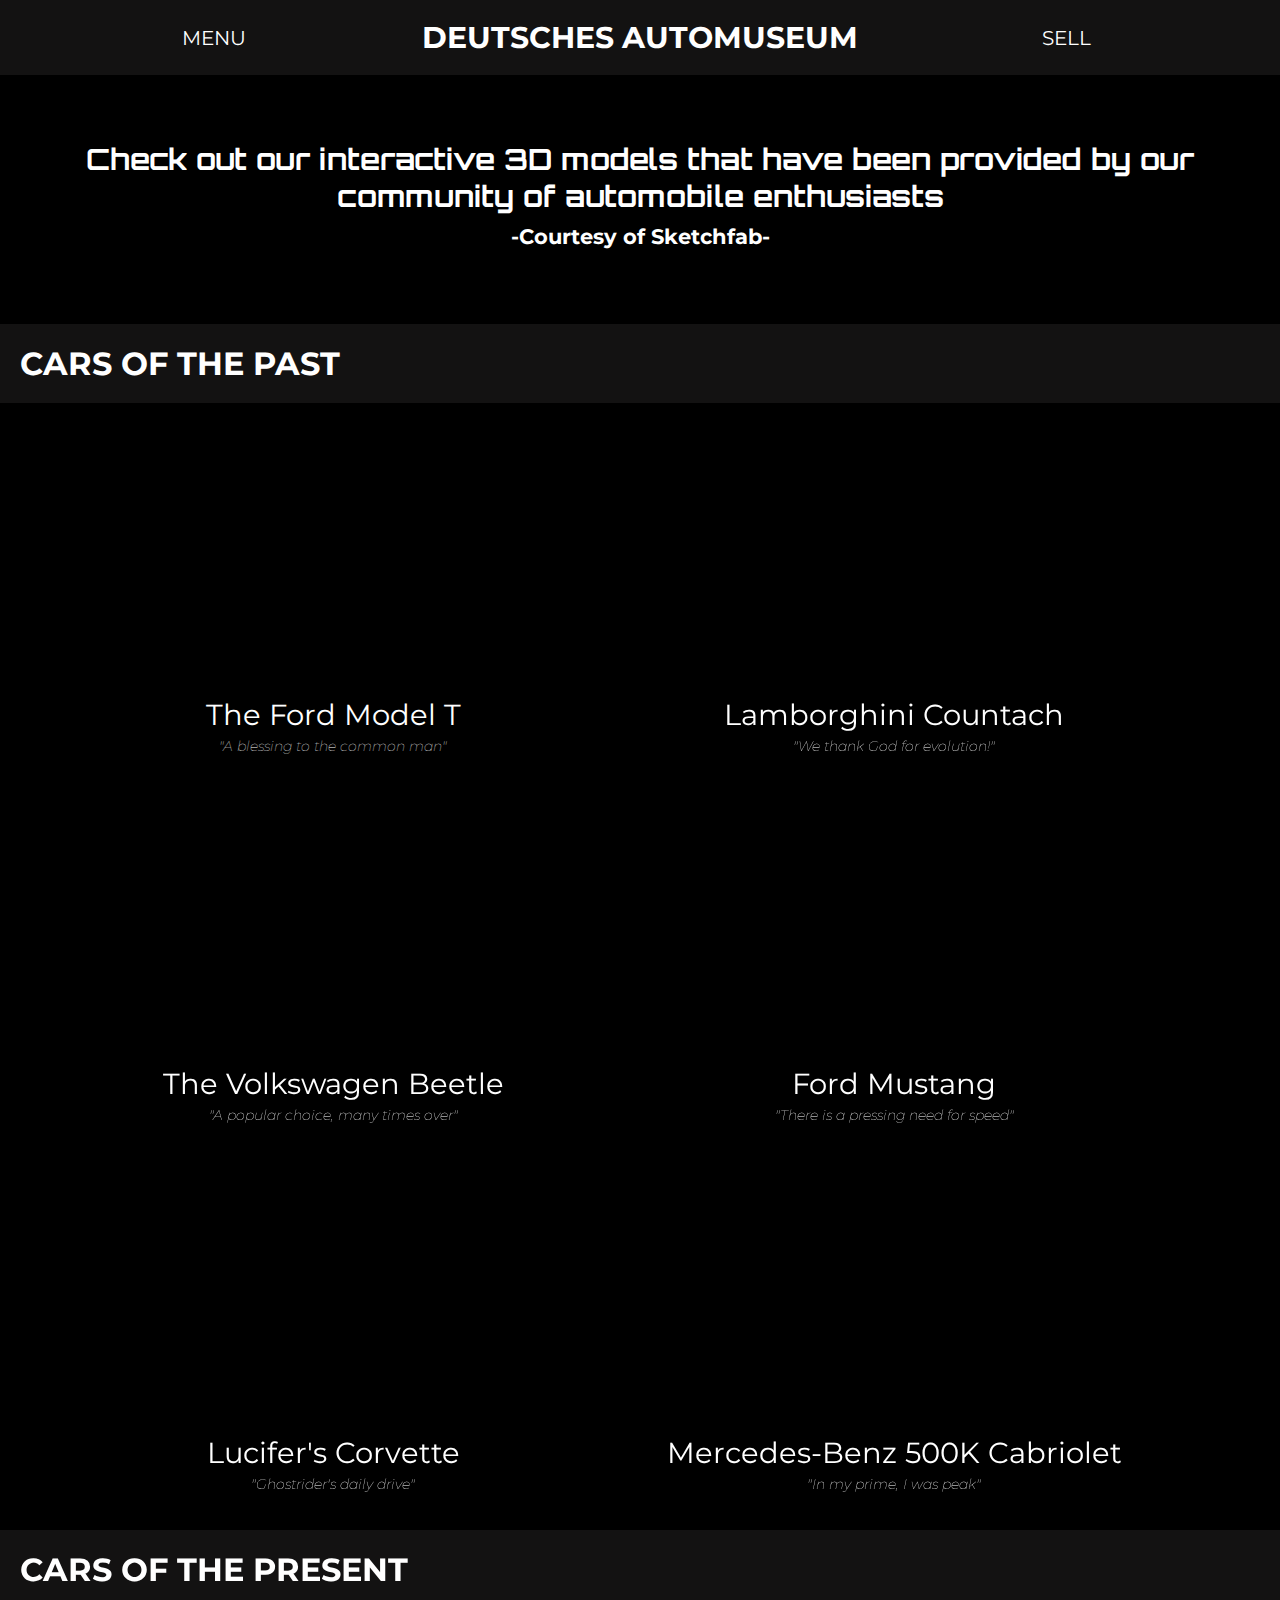
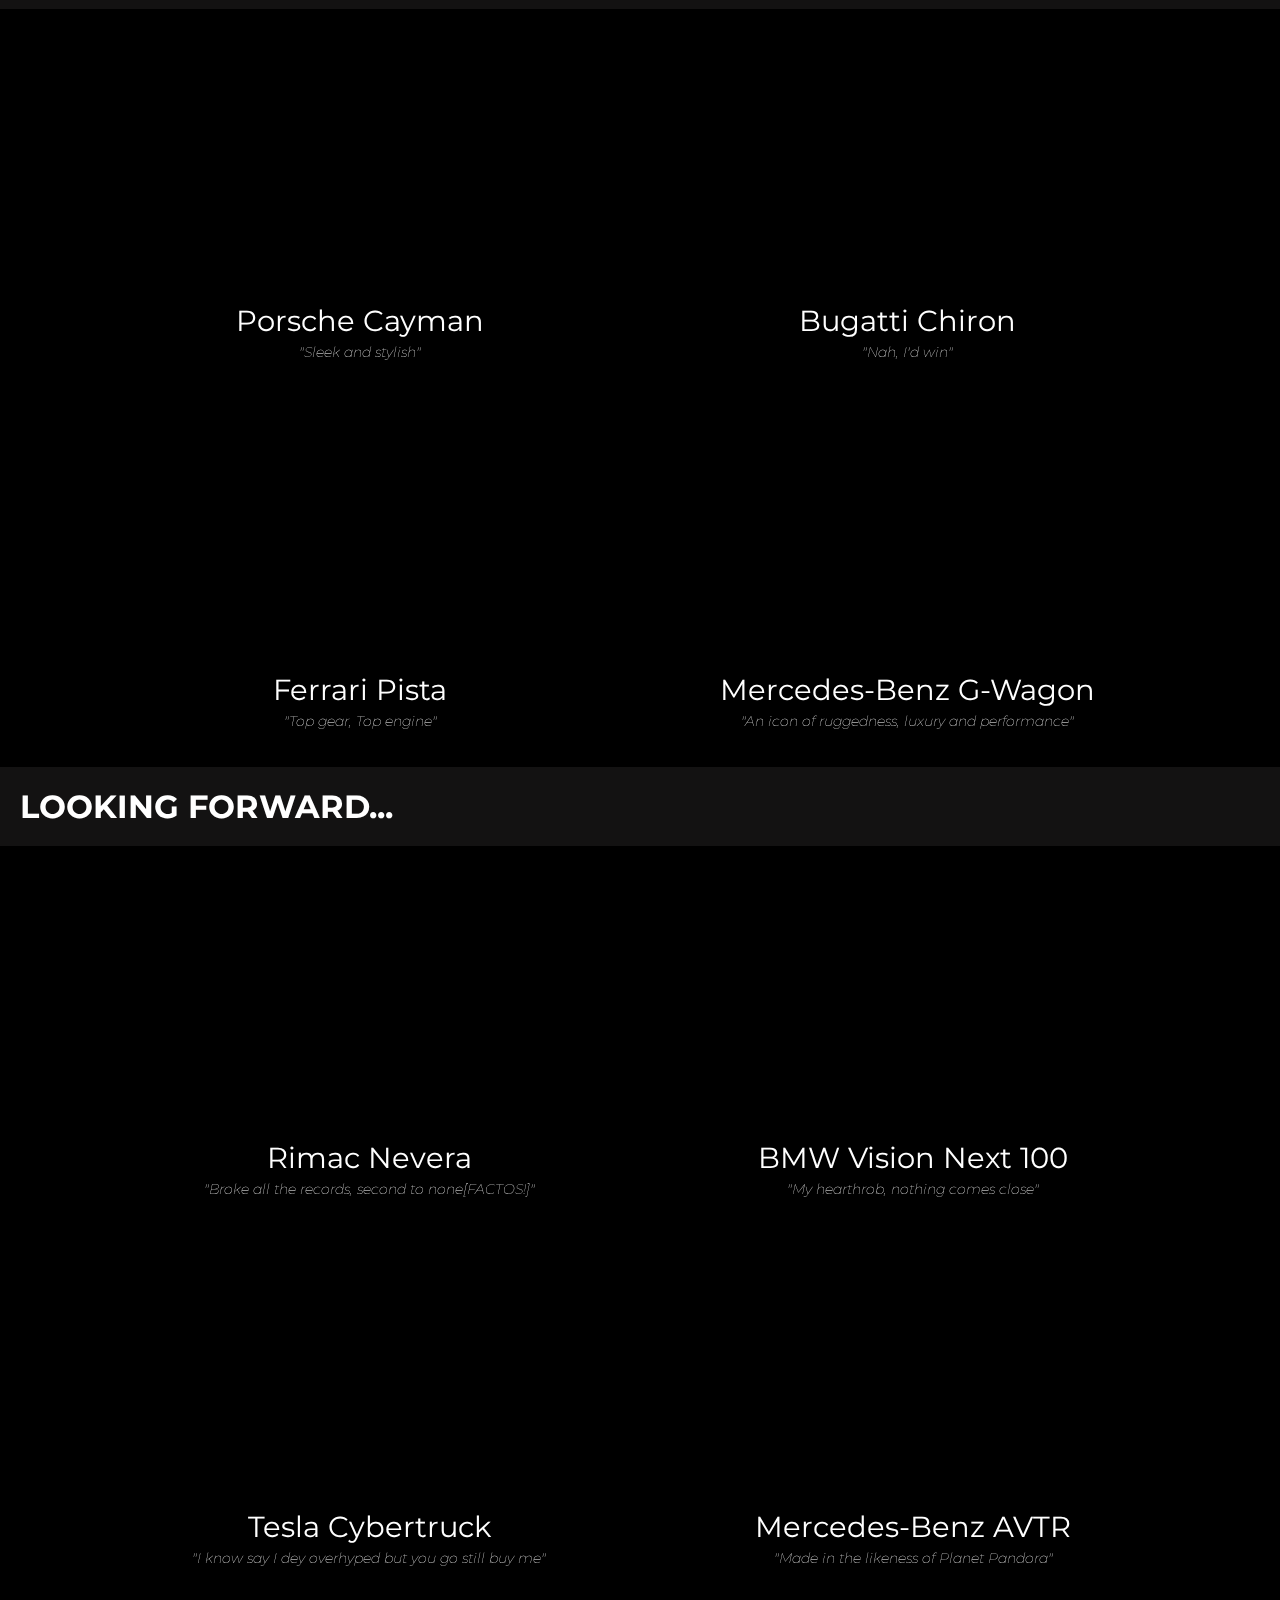
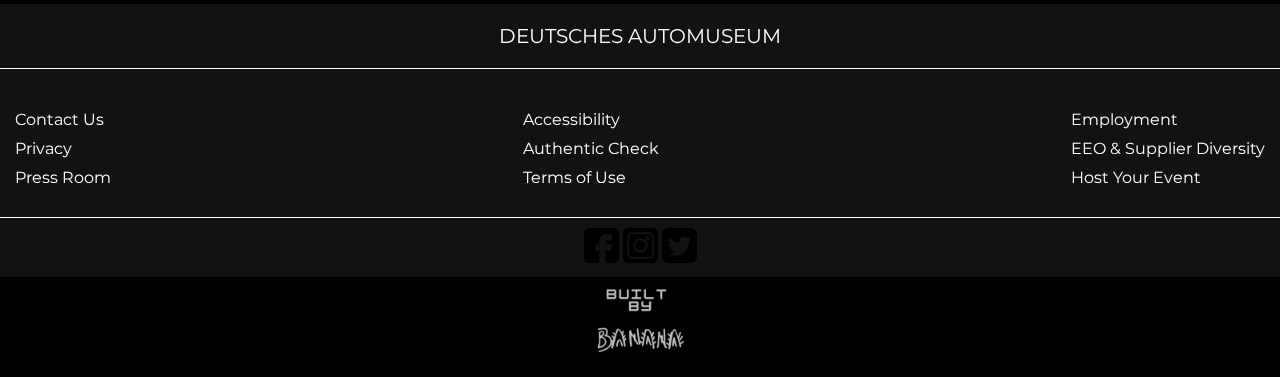
<file: car_awards.html>
<!DOCTYPE html>
<html lang="en">
<head>
    <meta charset="UTF-8">
    <meta http-equiv="X-UA-Compatible" content="IE=edge">
    <meta name="viewport" content="width=device-width, initial-scale=1.0">
    <title>Deutsches Automuseum | Global Car Awards</title>
    <link rel="stylesheet" href="awards.css">
    <link rel="icon" href="Screenshot (4231)r.png">
    <script src="index.js"></script>
</head>
<body>
<header>
    <!-- Menu -->
    <!-- Menu should have all the divs below and stuff like contact, home etc. -->
    <div class="fonts4" id = "menu0">
        MENU
    </div>
    <!-- DEUTSCHES AUTOMUSEUM -->
    <div class="font2">
        DEUTSCHES AUTOMUSEUM
    </div>
    <!-- sell-->
    <nav>
    <div class="font4">
        <a href="sell.html">SELL</a>
    </div>
    </nav>
</header>
    <main>
        <div id="menu_list">
            <ol>
                <a href="world_tour.html" style="text-decoration: none;"><li class="materials">WORLD TOUR</li></a>
                <a href="index.html" style="text-decoration: none;"><li class="materials">HOME</li></a>
                <a href="pioneers.html" style="text-decoration: none;"><li class="materials">PIONEERS</li></a>
            </ol>
        </div>
        <div class="text">
            <h3>Check out our interactive 3D models that have been provided by our community of automobile enthusiasts</h3>
            <h5>-Courtesy of Sketchfab-</h5>
        </div>
        <!--Award Label-->
        <div class="award_label">
            <h1>CARS OF THE PAST</h1>
        </div>
        <!--Awards-->
    <!--First tab-->
        <div class="awards">
            <div class="awards_sub">
                <div>
                    <div class="model">
                        <div class="sketchfab-embed-wrapper"> <iframe id="model" title="Ford Model T 1925" frameborder="0" allowfullscreen mozallowfullscreen="true" webkitallowfullscreen="true" allow="autoplay; fullscreen; xr-spatial-tracking" xr-spatial-tracking execution-while-out-of-viewport execution-while-not-rendered web-share src="https://sketchfab.com/models/c96b97ba24344dd8a0688c9ca756f21c/embed" fetchpriority="high"> </iframe></div>
                    </div>
                    <div class="caption">
                        The Ford Model T
                        <h6><i>"A blessing to the common man"</i></h6>
                    </div>
                </div>
                <div>
                    <div class="model">
                        <div class="sketchfab-embed-wrapper"> <iframe id="model" title="1968 Volkswagen Beetle (LP)" frameborder="0" allowfullscreen mozallowfullscreen="true" webkitallowfullscreen="true" allow="autoplay; fullscreen; xr-spatial-tracking" xr-spatial-tracking execution-while-out-of-viewport execution-while-not-rendered web-share src="https://sketchfab.com/models/f680ad7e98e445eaafed1a70f2c53911/embed" fetchpriority="high"> </iframe></div>
                    </div>
                    <div class="caption">
                        The Volkswagen Beetle
                        <h6><i>"A popular choice, many times over"</i></h6>
                    </div>
                </div>
                <div>
                    <div class="model">
                        <div class="sketchfab-embed-wrapper"> <iframe id="model" title="Lucifer's Corvette - 1960 Chevrolet Corvette C1" frameborder="0" allowfullscreen mozallowfullscreen="true" webkitallowfullscreen="true" allow="autoplay; fullscreen; xr-spatial-tracking" xr-spatial-tracking execution-while-out-of-viewport execution-while-not-rendered web-share src="https://sketchfab.com/models/507ee2e6d6a34a3db7bf8373c70fecff/embed" fetchpriority="high"> </iframe></div>
                    </div>
                    <div class="caption">
                        Lucifer's Corvette
                        <h6><i>"Ghostrider's daily drive"</i></h6>
                    </div>
                </div>
            </div>

<!--Second tab-->
            <div class="awards_sub">
                <div>
                    <div class="model">
                        <div class="sketchfab-embed-wrapper"> <iframe id="model" title="Lambo Countach" frameborder="0" allowfullscreen mozallowfullscreen="true" webkitallowfullscreen="true" allow="autoplay; fullscreen; xr-spatial-tracking" xr-spatial-tracking execution-while-out-of-viewport execution-while-not-rendered web-share src="https://sketchfab.com/models/596e353b8443426cae78c39f8237ba15/embed" fetchpriority="high"> </iframe></div>
                    </div>
                    <div class="caption">
                       Lamborghini Countach
                       <h6><i>"We thank God for evolution!"</i></h6>
                    </div>
                </div>

                 <div>
                    <div class="model">
                        <div class="sketchfab-embed-wrapper"> <iframe id="model" title="Ford Mustang Mach 1" frameborder="0" allowfullscreen mozallowfullscreen="true" webkitallowfullscreen="true" allow="autoplay; fullscreen; xr-spatial-tracking" xr-spatial-tracking execution-while-out-of-viewport execution-while-not-rendered web-share src="https://sketchfab.com/models/fd8d342bb5ad45a999c5908fa0311b58/embed"> </iframe></div>
                    </div>
                    <div class="caption">
                       Ford Mustang
                       <h6><i>"There is a pressing need for speed"</i></h6>
                    </div>
                </div>

                 <div>
                    <div class="model">
                        <div class="sketchfab-embed-wrapper"> <iframe id="model" title="Mercedes-Benz 500K Cabriolet A" frameborder="0" allowfullscreen mozallowfullscreen="true" webkitallowfullscreen="true" allow="autoplay; fullscreen; xr-spatial-tracking" xr-spatial-tracking execution-while-out-of-viewport execution-while-not-rendered web-share src="https://sketchfab.com/models/7cb49f81d96e4227ad9dd610e625ab67/embed"> </iframe></div>
                    </div>
                    <div class="caption">
                       Mercedes-Benz 500K Cabriolet
                       <h6><i>"In my prime, I was peak"</i></h6>
                    </div>
                </div>
            </div>
        </div>
        <!--Modern Cars-->
        <div class="award_label">
            <h1>CARS OF THE PRESENT</h1>
        </div>
        <!--Awards-->
    <!--First tab-->
        <div class="awards">
            <div class="awards_sub">
                <div>
                    <div class="model">
                        <div class="sketchfab-embed-wrapper"> <iframe id="model" title="Porsche 718 Cayman GT4" frameborder="0" allowfullscreen mozallowfullscreen="true" webkitallowfullscreen="true" allow="autoplay; fullscreen; xr-spatial-tracking" xr-spatial-tracking execution-while-out-of-viewport execution-while-not-rendered web-share src="https://sketchfab.com/models/ed3df4f78ebf49f0a1dd3cf850beba4e/embed"> </iframe></div>
                    </div>
                    <div class="caption">
                        Porsche Cayman
                        <h6><i>"Sleek and stylish"</i></h6>
                    </div>
                </div>
                <div>
                    <div class="model">
                        <div class="sketchfab-embed-wrapper"> <iframe id="model" title="Ferrari 488 Pista Widebody" frameborder="0" allowfullscreen mozallowfullscreen="true" webkitallowfullscreen="true" allow="autoplay; fullscreen; xr-spatial-tracking" xr-spatial-tracking execution-while-out-of-viewport execution-while-not-rendered web-share src="https://sketchfab.com/models/16c28f5b3ed24991ac3d1208f4a8bc1f/embed"> </iframe></div>
                    </div>
                    <div class="caption">
                        Ferrari Pista
                        <h6><i>"Top gear, Top engine"</i></h6>
                    </div>
                </div>
            </div>

<!--Second tab-->
            <div class="awards_sub">
                 <div>
                    <div class="model">
                        <div class="sketchfab-embed-wrapper"> <iframe id="model" title="Bugatti Chiron Super Sport (low-poly)" frameborder="0" allowfullscreen mozallowfullscreen="true" webkitallowfullscreen="true" allow="autoplay; fullscreen; xr-spatial-tracking" xr-spatial-tracking execution-while-out-of-viewport execution-while-not-rendered web-share src="https://sketchfab.com/models/e7e1672ae7364d41a70fdd113c03155d/embed"> </iframe></div>
                    </div>
                    <div class="caption">
                       Bugatti Chiron
                       <h6><i>"Nah, I'd win"</i></h6>
                    </div>
                </div>

                 <div>
                    <div class="model">
                        <div class="sketchfab-embed-wrapper"> <iframe id="model" title="Mercedes Benz G-class 2023" frameborder="0" allowfullscreen mozallowfullscreen="true" webkitallowfullscreen="true" allow="autoplay; fullscreen; xr-spatial-tracking" xr-spatial-tracking execution-while-out-of-viewport execution-while-not-rendered web-share src="https://sketchfab.com/models/93c823b00afb48538f748ba1518c9ca4/embed"> </iframe></div>
                    </div>
                    <div class="caption">
                       Mercedes-Benz G-Wagon
                       <h6><i>"An icon of ruggedness, luxury and performance"</i></h6>
                    </div>
                </div>
            </div>
        </div>
<!--Futuristic-->
<div class="award_label">
    <h1>LOOKING FORWARD...</h1>
</div>
<!--Awards-->
<!--First tab-->
<div class="awards">
    <div class="awards_sub">
        <div>
            <div class="model">
                <div class="sketchfab-embed-wrapper"> <iframe id="model" title="Rimac Nevera" frameborder="0" allowfullscreen mozallowfullscreen="true" webkitallowfullscreen="true" allow="autoplay; fullscreen; xr-spatial-tracking" xr-spatial-tracking execution-while-out-of-viewport execution-while-not-rendered web-share src="https://sketchfab.com/models/a56cbbb94174426c8011031ca6ca24ac/embed"> </iframe></div>
            </div>
            <div class="caption">
                Rimac Nevera
                <h6><i>"Broke all the records, second to none[FACTOS!]"</i></h6>
            </div>
        </div>
        <div>
            <div class="model">
                <div class="sketchfab-embed-wrapper"> <iframe  id="model" title="Cybertruck" frameborder="0" allowfullscreen mozallowfullscreen="true" webkitallowfullscreen="true" allow="autoplay; fullscreen; xr-spatial-tracking" xr-spatial-tracking execution-while-out-of-viewport execution-while-not-rendered web-share src="https://sketchfab.com/models/558ea6c828e64a87ae25ade1531c4180/embed"> </iframe></div>
            </div>
            <div class="caption">
                Tesla Cybertruck
                <h6><i>"I know say I dey overhyped but you go still buy me"</i></h6>
            </div>
        </div>
    </div>

<!--Second tab-->
    <div class="awards_sub">
         <div>
            <div class="model">
                <div class="sketchfab-embed-wrapper"> <iframe id="model" title="BMW NEXT 100 Concept" frameborder="0" allowfullscreen mozallowfullscreen="true" webkitallowfullscreen="true" allow="autoplay; fullscreen; xr-spatial-tracking" xr-spatial-tracking execution-while-out-of-viewport execution-while-not-rendered web-share src="https://sketchfab.com/models/f26398d3fbb94e078a36b6c7e3721c70/embed"> </iframe></div>
            </div>
            <div class="caption">
               BMW Vision Next 100
               <h6><i>"My hearthrob, nothing comes close"</i></h6>
            </div>
        </div>

         <div>
            <div class="model">
                <div class="sketchfab-embed-wrapper"> <iframe id="model" title="Mercedes-Benz Vision Avtr Vision 2020" frameborder="0" allowfullscreen mozallowfullscreen="true" webkitallowfullscreen="true" allow="autoplay; fullscreen; xr-spatial-tracking" xr-spatial-tracking execution-while-out-of-viewport execution-while-not-rendered web-share src="https://sketchfab.com/models/87d4333613614108bc316e6bd290d7a1/embed"> </iframe></div>
            </div>
            <div class="caption">
               Mercedes-Benz AVTR
               <h6><i>"Made in the likeness of Planet Pandora"</i></h6>
            </div>
        </div>
    </div>
</div>
        <!--end?-->
        <footer>
                <div class="f-font">
                    DEUTSCHES AUTOMUSEUM
                </div>
                <div class="list">
                    <div>
                        <ul>
                            <li>Contact Us</li>
                            <li>Privacy</li>
                            <li>Press Room</li>
                        </ul>
                    </div>
                    <div>
                        <ul>
                            <li>Accessibility</li>
                            <li>Authentic Check</li>
                            <li>Terms of Use</li>
                        </ul>
                    </div>
                    <div>
                        <ul>
                            <li>Employment</li>
                            <li>EEO & Supplier Diversity</li>
                            <li>Host Your Event</li>
                        </ul>
                    </div>
                </div>
                <div class="final">
                    <div class="icons">
                        <img src="facebook.png" alt="fb" class="icon">
                        <img src="instagram.png" alt="ig" class="icon">
                        <img src="twitter-sign.png" alt="tw" class="icon">
                    </div>
                </div>
        </footer>
   </main>
   <div>
    <img class="Logo" src="Built_By_Banana.png" alt="Built_By_Banana">
</div>
</body>
</html>
</file>
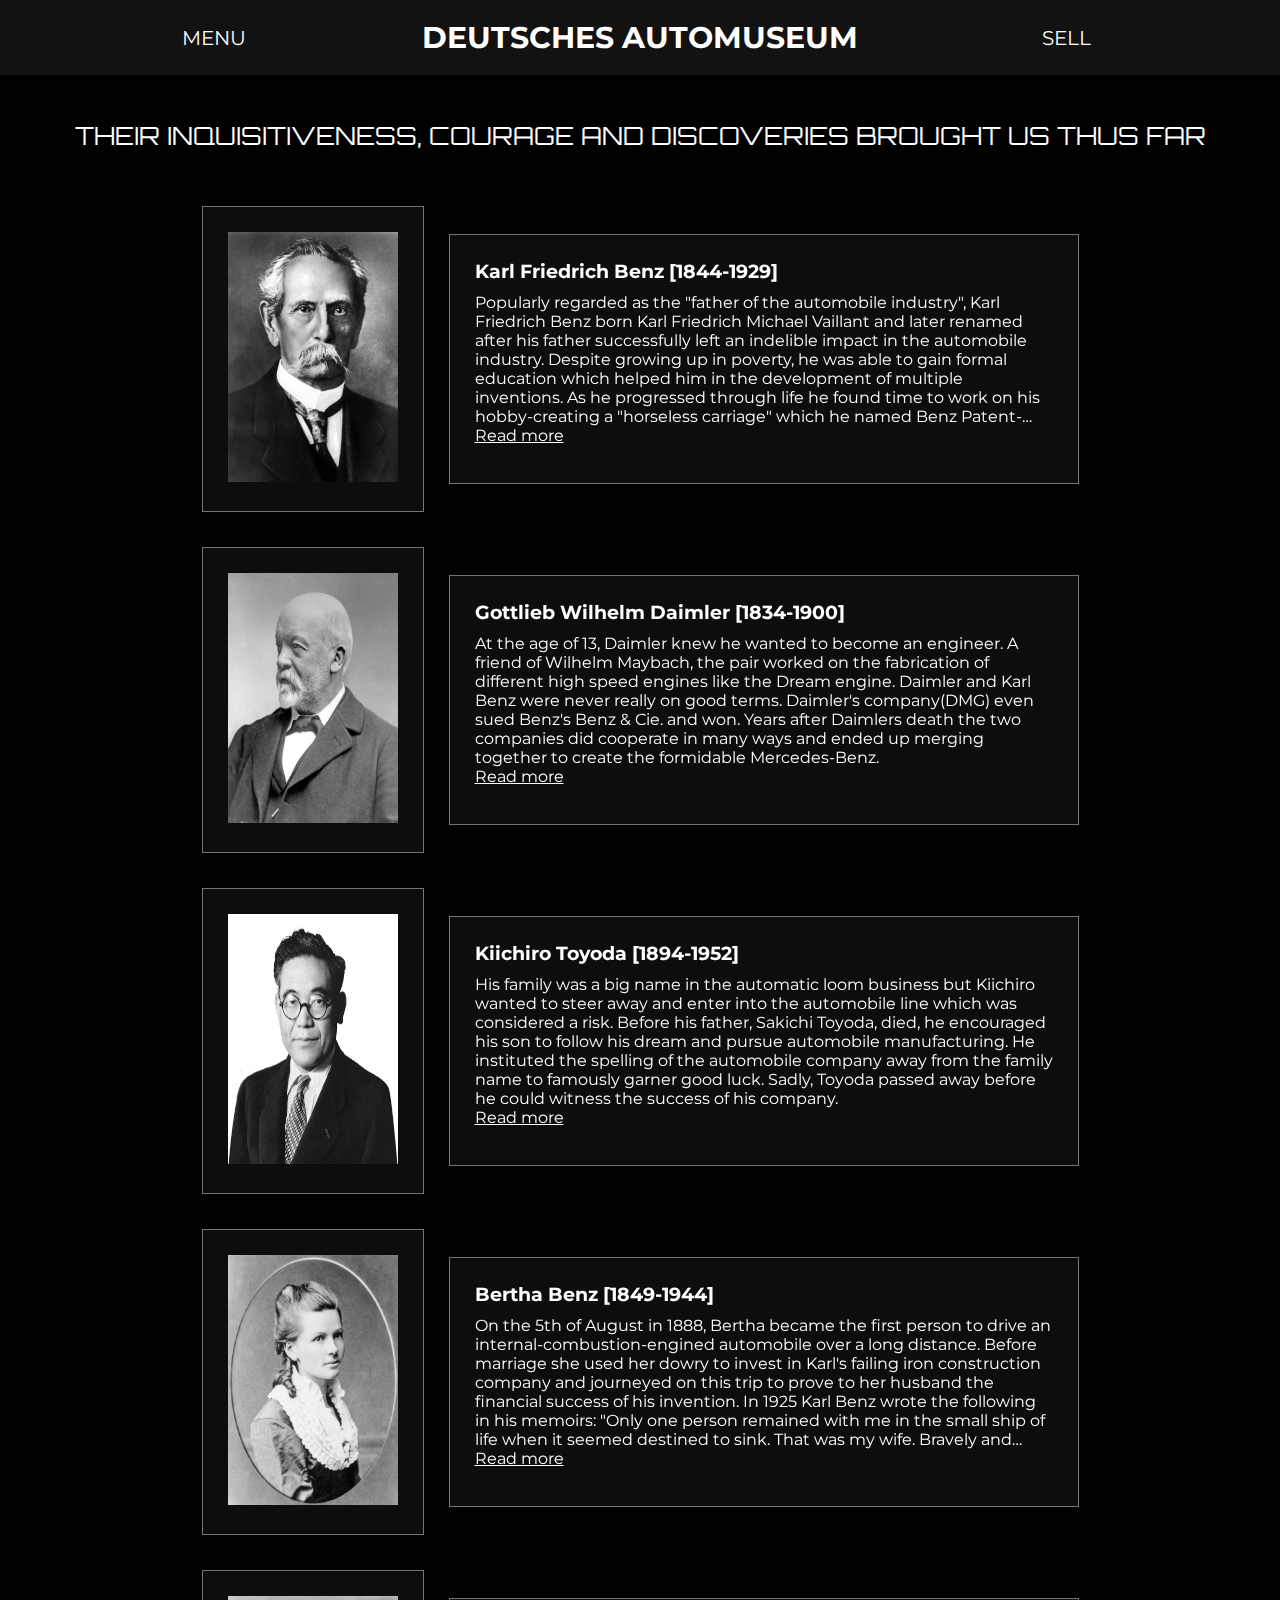
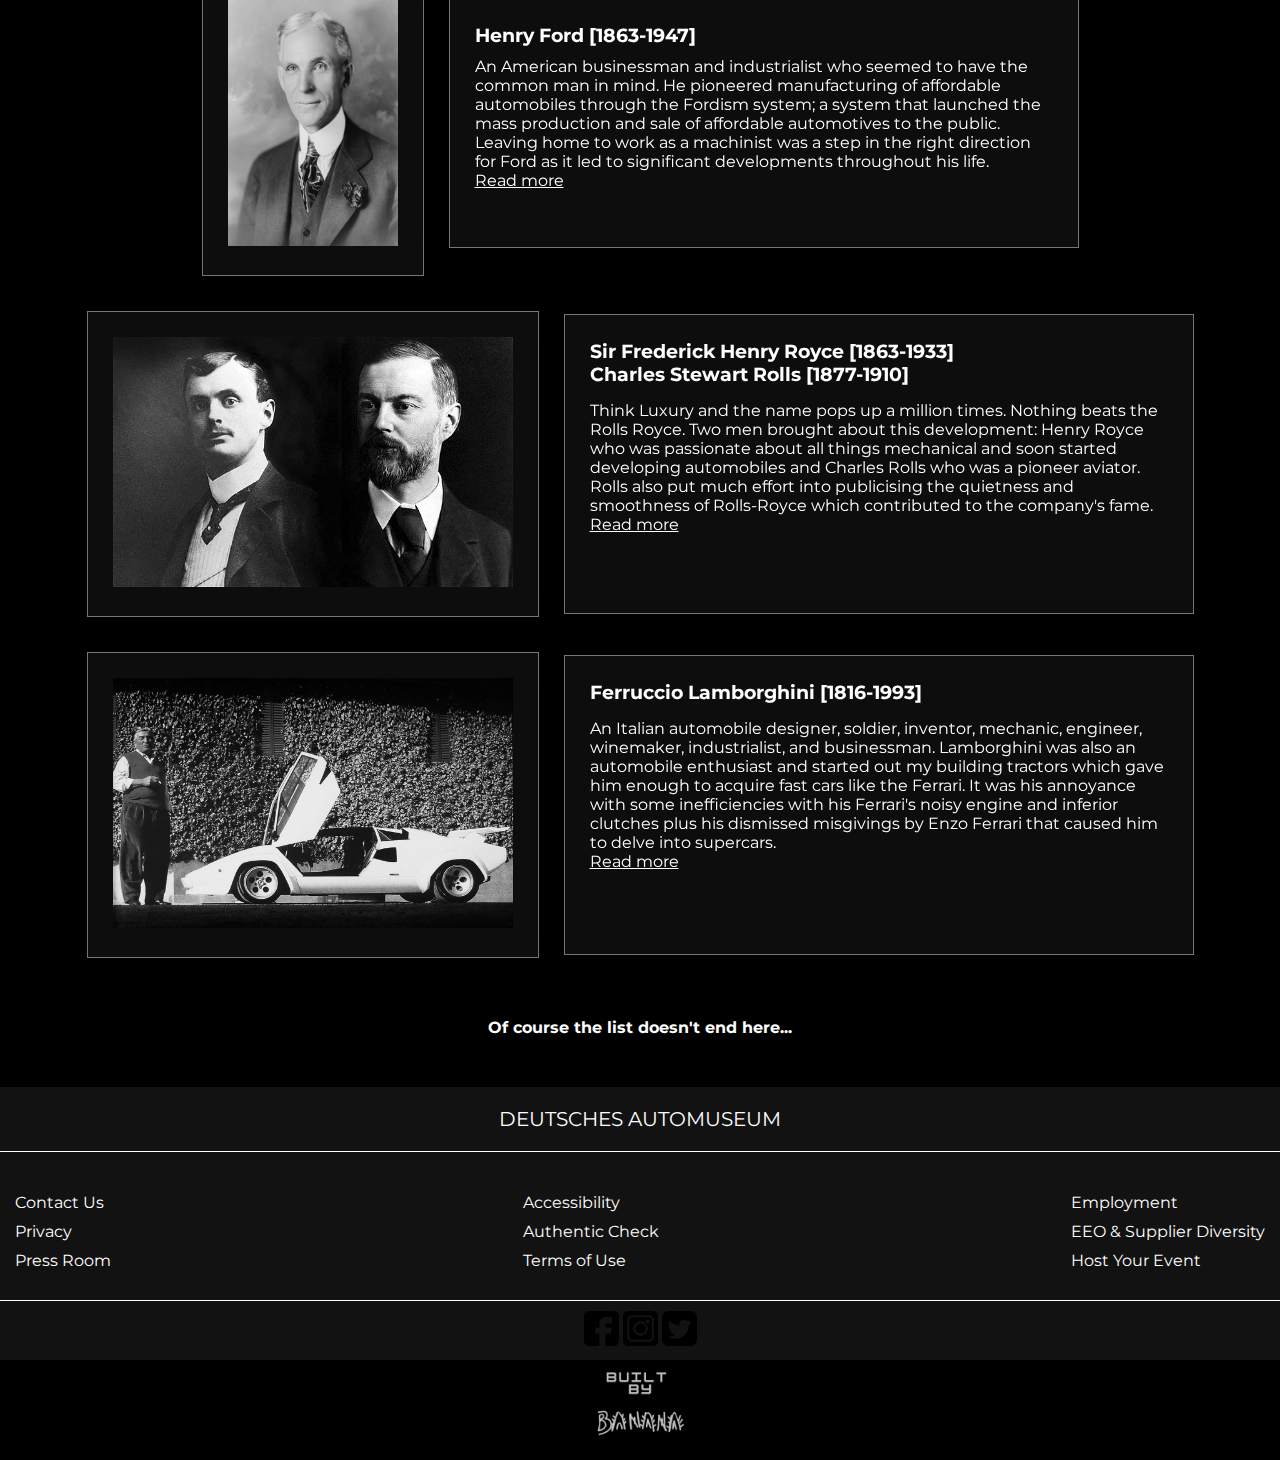
<file: pioneers.html>
<!DOCTYPE html>
<html lang="en">
<head>
    <meta charset="UTF-8">
    <meta http-equiv="X-UA-Compatible" content="IE=edge">
    <meta name="viewport" content="width=device-width, initial-scale=1.0">
    <title>Deutsches Automuseum | Pioneers</title>
    <link rel="stylesheet" href="tabs1.css">
    <link rel="icon" href="Screenshot (4231)r.png">
    <script src="index.js"></script>
</head>
<body>
<header>
    <!-- Menu -->
    <!-- Menu should have all the divs below and stuff like contact, home etc. -->
    <div class="fonts4" id = "menu0">
        MENU
    </div>
    <!-- DEUTSCHES AUTOMUSEUM -->
    <div class="font2">
        DEUTSCHES AUTOMUSEUM
    </div>
    <!-- sell-->
    <nav>
    <div class="font4">
        <a href="sell.html">SELL</a>
    </div>
    </nav>
</header>
    <main>
        <div id="menu_list">
            <ol>
                <a href="world_tour.html" style="text-decoration: none;"><li class="materials">WORLD TOUR</li></a>
                <a href="index.html" style="text-decoration: none;"><li class="materials">HOME</li></a>
                <a href="car_awards.html" style="text-decoration: none;"><li class="materials">HALL OF FAME</li></a>
            </ol>
        </div>
      <!--A list of about 10 automobile pioneers, their impact and a link to a wikipedia article if you want to read more-->
        <div class="head">
            THEIR INQUISITIVENESS, COURAGE AND DISCOVERIES BROUGHT US THUS FAR
        </div>
        <!-- pioneer 1 -->
        <div class="write_up">
        <div class="write_up_image">
            <img src="Karl-Benz-1920.jpg" alt="Karl Benz" class="pioneers">
        </div>
        <div class="write_up_text">
            <h3>Karl Friedrich Benz [1844-1929]</h3>
            <div class="text">
                Popularly regarded as the "father of the automobile industry", Karl Friedrich Benz born  Karl Friedrich Michael Vaillant and later renamed after his father successfully left an indelible impact in the automobile industry. Despite growing up in poverty, he was able to gain formal education which helped him in the development of multiple inventions. As he progressed through life he found time to work on his hobby-creating a "horseless carriage" which he named Benz Patent-Motorwagen.
            </div>
            <a href="https://en.wikipedia.org/wiki/Carl_Benz" style="color:#fff">Read more</a>
        </div>
        </div>
        <!-- pioneer 2 -->
        <div class="write_up">
            <div class="write_up_image">
                <img src="gottlieb-daimler-1834-1900-german-engineer-and-pioneer-of-internal-combustion-engines-2B67AAT-transformed.jpeg" alt="Gottlieb Daimler" class="pioneers">
            </div>
            <div class="write_up_text">
                <h3>Gottlieb Wilhelm Daimler [1834-1900]</h3>
                <div class="text">
                    At the age of 13, Daimler knew he wanted to become an engineer. A friend of Wilhelm Maybach, the pair worked on the fabrication of different high speed engines like the Dream engine. Daimler and Karl Benz were never really on good terms. Daimler's company(DMG) even sued Benz's Benz & Cie. and won. Years after Daimlers death the two companies did cooperate in many ways and ended up merging together to create the formidable Mercedes-Benz.
                </div>
                <a href="https://en.wikipedia.org/wiki/Gottlieb_Daimler" style="color:#fff">Read more</a>
            </div>
            </div>
            <!-- pioneer 3 -->
            <div class="write_up">
                <div class="write_up_image">
                    <img src="history_lead_img.jpg" alt="Kiichiro Toyoda" class="pioneers">
                </div>
                <div class="write_up_text">
                    <h3>Kiichiro Toyoda [1894-1952]</h3>
                    <div class="text">
                        His family was a big name in the automatic loom business but Kiichiro wanted to steer away and enter into the automobile line which was considered a risk. Before his father, Sakichi Toyoda, died, he encouraged his son to follow his dream and pursue automobile manufacturing. He instituted the spelling of the automobile company away from the family name to famously garner good luck. Sadly, Toyoda passed away before he could witness the success of his company.
                    </div>
                    <a href="https://en.wikipedia.org/wiki/Kiichiro_Toyoda" style="color:#fff">Read more</a>
                </div>
                </div>
                <!-- pioneer 4 -->
                <div class="write_up">
                    <div class="write_up_image">
                        <img src="bertha-benz-1849-1944-automobile-pioneer-wife-and-business-partner-of-dr-carl-benz-karl-benz-portrait-photograph-circa-1870-1872-2APHCN4-transformed.jpeg" alt="Bertha Benz" class="pioneers">
                    </div>
                    <div class="write_up_text">
                        <h3>Bertha Benz [1849-1944]</h3>
                        <div class="text">
                            On the 5th of August in 1888, Bertha became the first person to drive an internal-combustion-engined automobile over a long distance. Before marriage she used her dowry to invest in Karl's failing iron construction company and journeyed on this trip to prove to her husband the financial success of his invention. In 1925 Karl Benz wrote the following in his memoirs: "Only one person remained with me in the small ship of life when it seemed destined to sink. That was my wife. Bravely and resolutely she set the new sails of hope." 
                        </div>
                        <a href="https://en.wikipedia.org/wiki/Bertha_Benz" style="color:#fff">Read more</a>
                    </div>
                    </div>
                  <!-- pioneer 5-->
                  <div class="write_up">
                    <div class="write_up_image">
                        <img src="portrait-photo-circa-1910s-of-american-businessman-henry-ford-1863-BN3HPA-transformed.jpeg" alt="Henry Ford" class="pioneers">
                    </div>
                    <div class="write_up_text">
                        <h3>Henry Ford [1863-1947]</h3>
                        <div class="text">
                            An American businessman and industrialist who seemed to have the common man in mind. He pioneered manufacturing of affordable automobiles through the Fordism system; a system that launched the mass production and sale of affordable automotives to the public. Leaving home to work as a machinist was a step in the right direction for Ford as it led to significant developments throughout his life.
                        </div>
                        <a href="https://en.wikipedia.org/wiki/Henry_Ford" style="color:#fff">Read more</a>
                    </div>
                    </div>
                       <!-- pioneer 6 -->
                       <div class="landscape">
                <div class="write_up">
                    <div class="write_up_image">
                        <img src="7153748_rolls11766690b_jpeg4e9a9869779589894c631d60905d5dde.jpg" alt="Rolls & Royce" class="pioneers_r">
                    </div>
                    <div class="write_up_text_b">
                        <h3>Sir Frederick Henry Royce [1863-1933] <br> Charles Stewart Rolls  [1877-1910] </h3>
                        <div class="text">
                            Think Luxury and the name pops up a million times. Nothing beats the Rolls Royce. Two men brought about this development: Henry Royce who was passionate about all things mechanical and soon started developing automobiles and Charles Rolls who was a pioneer aviator. Rolls also put much effort into publicising the quietness and smoothness of Rolls-Royce which contributed to the company's fame.
                        </div>
                        <a href="https://en.wikipedia.org/wiki/Rolls-Royce_Limited#:~:text=The%20business%20was%20incorporated%20as,they%20entered%20production%20in%201944." style="color:#fff">Read more</a>
                    </div>
                    </div>
                         <!-- pioneer 7 -->
                <div class="write_up">
                    <div class="write_up_image">
                        <img src="ferruccio4.jpg" alt="Ferrucio Lamborghini" class="pioneers_r">
                    </div>
                    <div class="write_up_text_b">
                        <h3>Ferruccio Lamborghini [1816-1993]</h3>
                        <div class="text">
                            An Italian automobile designer, soldier, inventor, mechanic, engineer, winemaker, industrialist, and businessman. Lamborghini was also an automobile enthusiast and started out my building tractors which gave him enough to acquire fast cars like the Ferrari. It was his annoyance with some inefficiencies with his Ferrari's noisy engine and inferior clutches plus his dismissed misgivings by Enzo Ferrari that caused him to delve into supercars.
                        </div>
                        <a href="https://en.wikipedia.org/wiki/Ferruccio_Lamborghini" style="color:#fff">Read more</a>
                    </div>
                    </div>
                </div>
                <div class="tail">
                    <h4>Of course the list doesn't end here...</h4>
                </div>
          
        <footer>
                <div class="f-font">
                    DEUTSCHES AUTOMUSEUM
                </div>
                <div class="list">
                    <div>
                        <ul>
                            <li>Contact Us</li>
                            <li>Privacy</li>
                            <li>Press Room</li>
                        </ul>
                    </div>
                    <div>
                        <ul>
                            <li>Accessibility</li>
                            <li>Authentic Check</li>
                            <li>Terms of Use</li>
                        </ul>
                    </div>
                    <div>
                        <ul>
                            <li>Employment</li>
                            <li>EEO & Supplier Diversity</li>
                            <li>Host Your Event</li>
                        </ul>
                    </div>
                </div>
                <div class="final">
                    <div class="icons">
                        <img src="facebook.png" alt="fb" class="icon">
                        <img src="instagram.png" alt="ig" class="icon">
                        <img src="twitter-sign.png" alt="tw" class="icon">
                    </div>
                </div>
        </footer>
   </main>
   <div>
    <img class="Logo" src="Built_By_Banana.png" alt="Built_By_Banana">
</div>
</body>
</html>
</file>
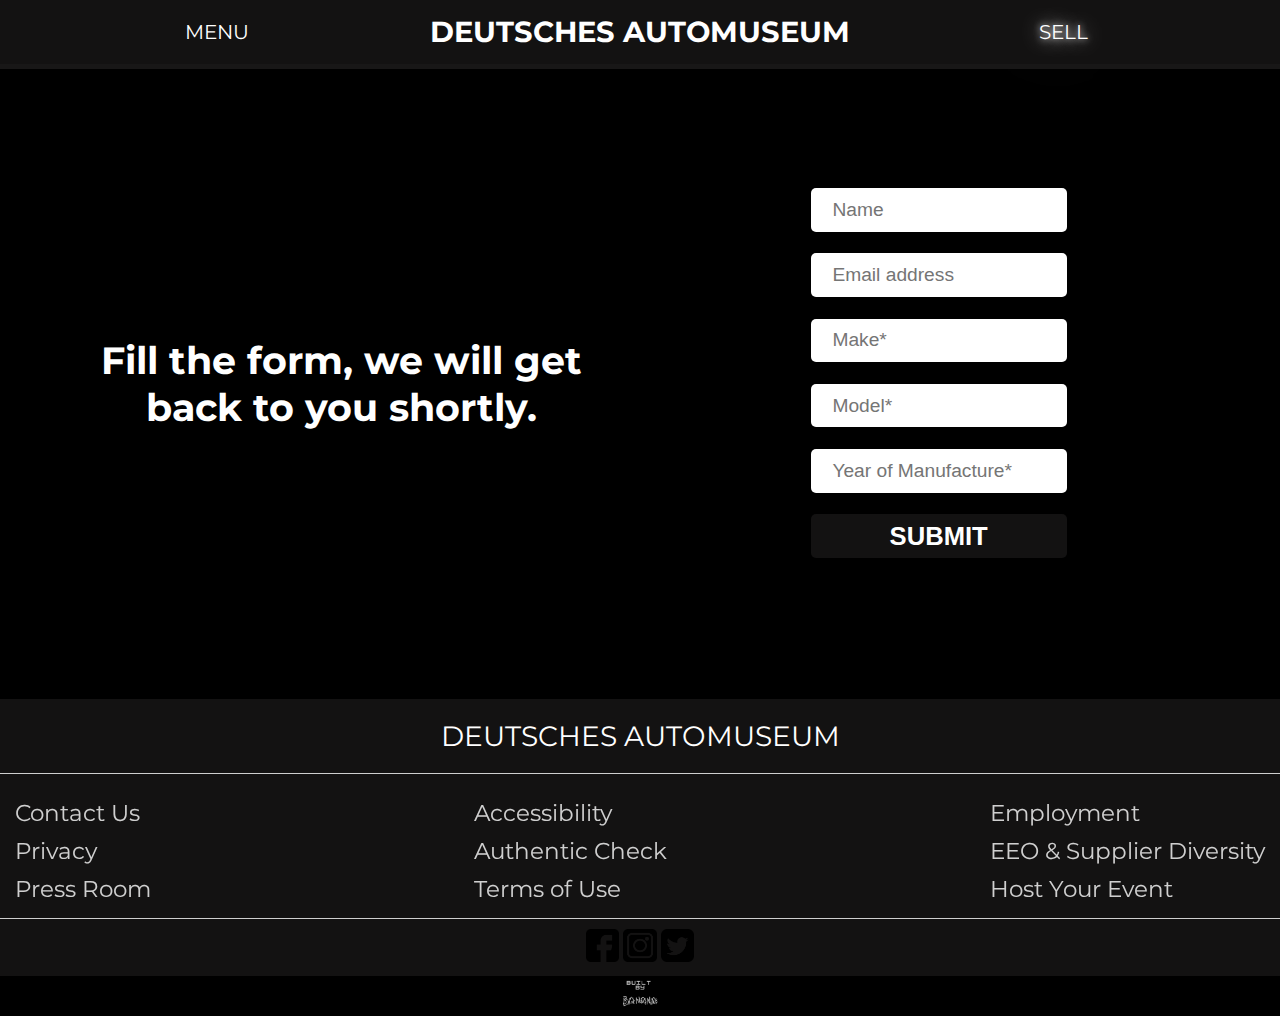
<file: sell.html>
<!DOCTYPE html>
<html lang="en">
<head>
    <meta charset="UTF-8">
    <meta http-equiv="X-UA-Compatible" content="IE=edge">
    <meta name="viewport" content="width=device-width, initial-scale=1.0">
    <title>Deutsches Automuseum | Sell</title>
    <link rel="stylesheet" href="sell.css">
    <link rel="icon" href="Screenshot (4231)r.png">
    <script src="index.js"></script>
</head>
<body>
    <header>
        <!-- Menu -->
        <!-- Menu should have all the divs below and stuff like contact, home etc. -->
        <div class="font4" id = "menu0">
            MENU
        </div>
        <!-- DEUTSCHES AUTOMUSEUM -->
        <div class="font2">
            DEUTSCHES AUTOMUSEUM
        </div>
        <!-- sell-->
        <nav>
        <div class="fonts4">
            <a href="sell.html">SELL</a>
        </div>
        </nav>
    </header>
        <main>
            <div id="menu_list">
                <ol>
                    <a href="pioneers.html" style="text-decoration: none"><li class="materials">PIONEERS</li></a>
                    <a href="index.html" style="text-decoration: none;"><li class="materials">HOME</li></a>
                    <a href="car_awards.html" style="text-decoration: none;"><li class="materials">HALL OF FAME</li></a>
                    <a href="world_tour.html" style="text-decoration: none;"><li class="materials">WORLD TOUR</li></a>
                </ol>
            </div>
        <div class="sell_div">
            <div>
                <h3 class="instruct">Fill the form, we will get back to you shortly.</h3>
            </div>
            <form action="">
            <div class="inp">
                <input type="text" placeholder="Name"><br>
                <input type="email" placeholder="Email address"><br>
                <input type="text" placeholder="Make*"><br>
                <input type="text" placeholder="Model*" required><br>
                <input type="number" placeholder="Year of Manufacture*" required><br>
                <div class="button_div">
                <button type="submit"><h3>SUBMIT</h3></button>
            </div>
            </div>
        </form>
        </div>
        <!-- footer -->
        <footer>
                <div class="f-font">
                    DEUTSCHES AUTOMUSEUM
                </div>
                <div class="list">
                    <div>
                        <ul>
                            <li>Contact Us</li>
                            <li>Privacy</li>
                            <li>Press Room</li>
                        </ul>
                    </div>
                    <div>
                        <ul>
                            <li>Accessibility</li>
                            <li>Authentic Check</li>
                            <li>Terms of Use</li>
                        </ul>
                    </div>
                    <div>
                        <ul>
                            <li>Employment</li>
                            <li>EEO & Supplier Diversity</li>
                            <li>Host Your Event</li>
                        </ul>
                    </div>
                </div>
                <div class="final">
                    <div class="icons">
                        <img src="facebook.png" alt="fb" class="icon">
                        <img src="instagram.png" alt="ig" class="icon">
                        <img src="twitter-sign.png" alt="tw" class="icon">
                    </div>
                </div>
        </footer>
   </main>
   <div>
    <img class="Logo" src="Built_By_Banana.png" alt="Built_By_Banana">
</div>
</body>
</html>
</file>
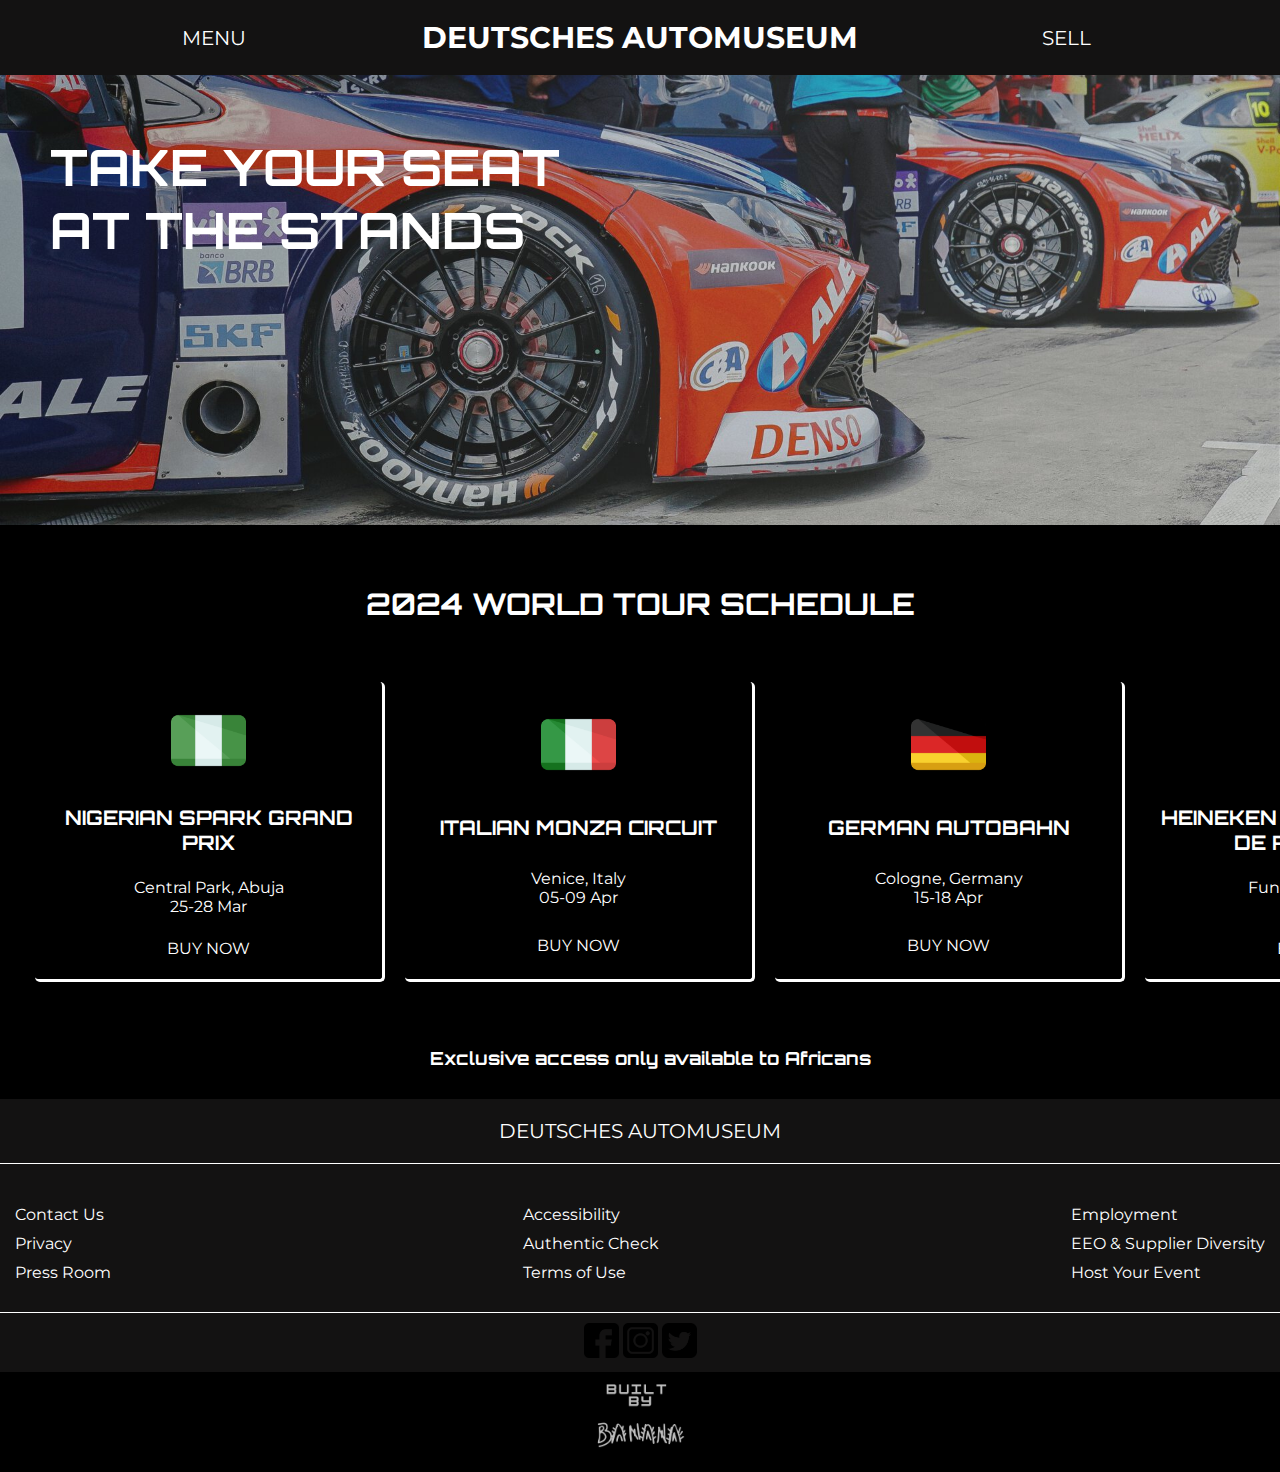
<file: world_tour.html>
<!DOCTYPE html>
<html lang="en">
<head>
    <meta charset="UTF-8">
    <meta http-equiv="X-UA-Compatible" content="IE=edge">
    <meta name="viewport" content="width=device-width, initial-scale=1.0">
    <title>Deutsches Automuseum | World Tour</title>
    <link rel="stylesheet" href="tabs.css">
    <link rel="icon" href="Screenshot (4231)r.png">
    <script src="index.js"></script>
</head>
<body>
<header>
    <!-- Menu -->
    <!-- Menu should have all the divs below and stuff like contact, home etc. -->
    <div class="fonts4" id = "menu0">
        MENU
    </div>
    <!-- DEUTSCHES AUTOMUSEUM -->
    <div class="font2">
        DEUTSCHES AUTOMUSEUM
    </div>
    <!-- sell-->
    <nav>
    <div class="font4">
        <a href="sell.html">SELL</a>
    </div>
    </nav>
</header>
    <main>
        <div id="menu_list">
            <ol>
                <a href="pioneers.html" style="text-decoration: none"><li class="materials">PIONEERS</li></a>
                <a href="index.html" style="text-decoration: none;"><li class="materials">HOME</li></a>
                <a href="car_awards.html" style="text-decoration: none;"><li class="materials">HALL OF FAME</li></a>
            </ol>
        </div>
        <div class="tab1">
        <div class="font1">TAKE YOUR SEAT <br> AT THE STANDS</div>
        </div>
        <div class="tab2">
            <h2>2024 WORLD TOUR SCHEDULE</h2>
        </div>
        <div id="tab2tik">
            <!-- Nigeria, Italy, Portugal, Germany, Japan -->
            <div class="nation_block">
                <div>
                    <img src="nigeria.png" alt="Nigeria">
                </div>
                <div class="card_name">
                NIGERIAN SPARK GRAND PRIX
                </div>
                <div>
                    <div>Central Park, Abuja</div>
                    <div>25-28 Mar</div>
                </div>
                <div>BUY NOW</div>
            </div>
            <div class="nation_block">
                <div>
                    <img src="italy.png" alt="Italy">
                </div>
                <div class="card_name">
                ITALIAN MONZA CIRCUIT
                </div>
                <div>
                    <div>Venice, Italy</div>
                    <div>05-09 Apr</div>
                </div>
                <div>BUY NOW</div>
           </div>
            <div class="nation_block">
                <div>
                    <img src="germany.png" alt="Germany">
                </div>
                <div class="card_name">
                GERMAN AUTOBAHN 
                </div>
                <div>
                    <div>Cologne, Germany</div>
                    <div>15-18 Apr</div>
                </div>
                <div>BUY NOW</div>
            </div>
            <div class="nation_block">
                <div>
                    <img src="portugal.png" alt="Portugal">
                </div>
                <div class="card_name">
                Heineken Grande Prémio de Portugal
                </div>
                <div>
                    <div>Funchal, Portugal</div>
                    <div>20-23 Apr</div>
                </div>
                <div>BUY NOW</div>
            </div>
            <div class="nation_block">
                <div>
                    <img src="japan.png" alt="Japan">
                </div>
                <div class="card_name">
                JAPANESE KUROKO PREMIUM PRIX
                </div>
                <div>
                    <div>Suginami, Tokyo</div>
                    <div>26-29</div>
                </div>
                <div>BUY NOW</div>
            </div>
        </div>

        <div class="ann">
            Exclusive access only available to Africans
        </div>
        <!-- footer -->
        <footer>
                <div class="f-font">
                    DEUTSCHES AUTOMUSEUM
                </div>
                <div class="list">
                    <div>
                        <ul>
                            <li>Contact Us</li>
                            <li>Privacy</li>
                            <li>Press Room</li>
                        </ul>
                    </div>
                    <div>
                        <ul>
                            <li>Accessibility</li>
                            <li>Authentic Check</li>
                            <li>Terms of Use</li>
                        </ul>
                    </div>
                    <div>
                        <ul>
                            <li>Employment</li>
                            <li>EEO & Supplier Diversity</li>
                            <li>Host Your Event</li>
                        </ul>
                    </div>
                </div>
                <div class="final">
                    <div class="icons">
                        <img src="facebook.png" alt="fb" class="icon">
                        <img src="instagram.png" alt="ig" class="icon">
                        <img src="twitter-sign.png" alt="tw" class="icon">
                    </div>
                </div>
        </footer>
   </main>
   <div>
    <img class="Logo" src="Built_By_Banana.png" alt="Built_By_Banana">
</div>
</body>
</html>
</file>
<file: awards.css>
@import url('https://fonts.googleapis.com/css2?family=Faster+One&family=Fraunces&family=Gothic+A1&family=IBM+Plex+Mono:ital,wght@1,300&family=Montserrat:wght@500;700&family=Orbitron&family=Oswald:wght@300&family=Playfair+Display:wght@500&family=Roboto:wght@100;400&family=Rock+3D&family=Rouge+Script&family=Wavefont:wght@200&display=swap');

*{
    -webkit-tap-highlight-color: transparent;
    -webkit-tap-highlight-color: rgba(0, 0, 0, 0);
    padding: 0;
    margin: 0;
    box-sizing: border-box;
    -webkit-user-select: none;
    -moz-user-select: none; 
    -ms-user-select: none; 
    user-select: none;
}

@keyframes slide-in {
    0% {transform: translateY(150px); }   
  100% {transform: translateY(0); }
}

header{
    text-align: center;
    width:100%;
    height: 75px;
    padding-left: 5px;
    padding-right: 5px;
    background-color: #131212;
    display: flex;
    justify-content: space-between;
    align-items: center;
}
nav{
    width: 100%;
    display: flex;
    justify-content: space-around;
    align-items: center;
}
body{
    overflow-x: hidden;
    cursor: pointer;
    font-family: 'Montserrat', sans-serif;
    color: white;
    background-color: black;
}
.fonts4{
    font-family: 'Montserrat', sans-serif;
    width: 100%;
    font-size: 20px;
}
.font4 a{
    text-decoration: none;
    color:inherit;
}
#menu_list{
    background-color: #131212;
    visibility: hidden;
    font-size: 0px;
    padding:0px;
    margin: 0px;
}
#menu_list ol{
    width:100%;
    background-color:#131212;
    display:flex;
    justify-content: center;
    align-items: center;
    padding: 0px;
    list-style-type:none;
}
#menu_list li{
    color:white;
    text-decoration: none;
    padding-left: 50px;
}
.font2{
    text-wrap: nowrap;
    font-family: 'Montserrat', sans-serif;
    width: 100%;    
    text-align: center;
    font-size: 30px;
    font-weight: bold;
}
.font4{
    font-family: 'Montserrat', sans-serif;
    width: 100%;
    font-size: 20px;
}
.font4 a{
    text-decoration: none;
    color:inherit;
}
.text{
    margin-top: 25px;
    margin-bottom:25px;
    display: flex;
    justify-content: center;
    align-items: center;
    text-align: center;
    flex-direction: column;
    padding:40px;
    font-family: 'Orbitron', sans-serif;
    font-size:25px;
}
.text h5{
    font-family: 'Montserrat', sans-serif;
    margin-block: 10px;
}
.award_label{
    width:100%;
    background-color: #131212;
    padding: 20px;
}
.awards{
    display:flex;
    justify-content:space-evenly;
    align-items: center;
    margin-bottom:20px;
}
.awards_sub{
    display:flex;
    justify-content:space-evenly;
    align-items: center;
    flex-direction: column;
}
#model{
    width:350px;
    height:250px;
    margin-block:20px;
}
.model{
    display:flex;
    justify-content: space-between;
    align-items: center;
    flex-direction: column;
}
.caption{
    height:65px;
    display:flex;
    justify-content: space-between;
    align-items: center;
    flex-direction: column;
    margin-bottom: 10px;
    font-size: 1.8em;
}
.caption h6{
    padding-top: 5px;
    padding-bottom:10px;
    font-size: .5em;
    text-wrap:wrap;
    text-align: center;
    font-weight: lighter;
}
footer{
    width:100%;
    background-color: #131212;
    display: flex;
    justify-content: space-between;
    align-items: center;
    flex-direction: column;
}
.f-font{
    padding-top: 20px;
    padding-bottom: 20px;
    font-size:20px;
}
.list{
    height:150px;
    width:100%;
    display: flex;
    padding:15px;
    justify-content: space-between;
    align-items: center;
    flex-direction: row;
    border-bottom: solid 1px #fff;
    border-top: solid 1px #fff;
}
.list ul{
    list-style-type: none;
}
.list ul li{
    padding-top:10px;
}
.final{
    padding:10px;
    width:100%;
    display: flex;
    justify-content: space-around;
    align-items: center;
    flex-direction: row;
}
.Logo{
    filter:invert(1);
    opacity:0.75;
    display:block;
    margin-left: auto;
    margin-right: auto;
    width:100px;
    height:100px;
}
.icon{
    width:35px;
    height:35px;
}

@media (max-width:576px){
    
@import url('https://fonts.googleapis.com/css2?family=Faster+One&family=Fraunces&family=Gothic+A1&family=IBM+Plex+Mono:ital,wght@1,300&family=Montserrat:wght@500;700&family=Orbitron&family=Oswald:wght@300&family=Playfair+Display:wght@500&family=Roboto:wght@100;400&family=Rock+3D&family=Rouge+Script&family=Wavefont:wght@200&display=swap');

*{
    -webkit-tap-highlight-color: transparent;
    -webkit-tap-highlight-color: rgba(0, 0, 0, 0);
    padding: 0;
    margin: 0;
    box-sizing: border-box;
    -webkit-user-select: none;
    -moz-user-select: none; 
    -ms-user-select: none; 
    user-select: none;
}

@keyframes slide-in {
    0% {transform: translateY(150px); }   
  100% {transform: translateY(0); }
}

header{
    text-align: center;
    width:100%;
    height: 75px;
    padding-left: 5px;
    padding-right: 5px;
    background-color: #131212;
    display: flex;
    justify-content: space-between;
    align-items: center;
}
nav{
    width: 100%;
    display: flex;
    justify-content: space-around;
    align-items: center;
}
body{
    overflow-x: hidden;
    cursor: pointer;
    font-family: 'Montserrat', sans-serif;
    color: white;
    background-color: black;
}
.fonts4{
    font-family: 'Montserrat', sans-serif;
    width: 100%;
    font-size: 20px;
}
.font4 a{
    text-decoration: none;
    color:inherit;
}
#menu_list{
    background-color: #131212;
    visibility: hidden;
    font-size: 0px;
    padding:0px;
    margin: 0px;
}
#menu_list ol{
    width:100%;
    background-color:#131212;
    display:flex;
    justify-content: center;
    align-items: center;
    padding: 0px;
    list-style-type:none;
}
#menu_list li{
    color:white;
    text-decoration: none;
    padding-left: 50px;
}
.font2{
    font-size: 0px;
  height:20vw;
  width: 20vw;
  margin-inline: 10vw;
  padding-inline: 1.5vw;
  background-image: url(Screenshot\ \(4231\)r.png);
  background-size: contain;
  background-position:center;
  background-repeat: no-repeat;
  filter:invert(1)
}
.font4{
    font-family: 'Montserrat', sans-serif;
    width: 100%;
    font-size: 20px;
}
.font4 a{
    text-decoration: none;
    color:inherit;
}
.text{
    margin-top: 3vw;
    margin-bottom: 3vw;
    display: flex;
    justify-content: center;
    align-items: center;
    text-align: center;
    flex-direction: column;
    padding:4vw;
    font-family: 'Orbitron', sans-serif;
    font-size:4vw;
}
.text h5{
    font-family: 'Montserrat', sans-serif;
    margin-block: 10px;
}
.award_label{
    width:100%;
    background-color: #131212;
    padding: 20px;
    font-size:5vw;
}
.awards{
    display:flex;
    justify-content:center;
    align-items: center;
    flex-direction: column;
}
.awards_sub{
    display:flex;
    justify-content:center;
    align-items: center;
    flex-direction: column;
}
#model{
    width:40vw;
    height:36vw;
    margin-block:20px;
}
.model{
    display:flex;
    justify-content: space-between;
    align-items: center;
    flex-direction: column;
}
.caption{
    display:flex;
    justify-content: space-between;
    align-items: center;
    flex-direction: column;
    margin-bottom: 10px;
    font-size: 1.2em;
}
.caption h6{
    padding-top: 5px;
    padding-bottom: 10px;
    padding-inline: 5vw;
    font-size: .65em;
    text-wrap:wrap;
    text-align: center;
    font-weight: lighter;
}
footer{
    width:100%;
    background-color: #131212;
    display: flex;
    justify-content: space-between;
    align-items: center;
    flex-direction: column;
}
.f-font{
    padding-top: 10px;
    padding-bottom: 10px;
    font-size:1.05em;
}
.list{
    width:100%;
    height:100%;
    padding:10px;
    opacity: 0.8;
    display: inline-block;
    border-bottom: solid 1px #fff;
    border-top: solid 1px #fff;
}
.list ul{
    list-style-type: none;
}
.list ul li{
    padding-top:5px;
    font-size: 0.75em;
}
.final{
    padding:5px;
    width:100%;
    display: flex;
    justify-content: space-around;
    align-items: center;
    flex-direction: row;
}
.Logo{
    filter:invert(1);
    opacity:0.75;
    display:block;
    margin-left: auto;
    margin-right: auto;
    width:2.5em;
    height:2.5em;
}
.icon{
    width:2.1em;
    height:2.1em;
}
}
</file>
<file: tabs1.css>
@import url('https://fonts.googleapis.com/css2?family=Faster+One&family=Fraunces&family=Gothic+A1&family=IBM+Plex+Mono:ital,wght@1,300&family=Montserrat:wght@500;700&family=Orbitron&family=Oswald:wght@300&family=Playfair+Display:wght@500&family=Roboto:wght@100;400&family=Rock+3D&family=Rouge+Script&family=Wavefont:wght@200&display=swap');

*{
    -webkit-tap-highlight-color: transparent;
    -webkit-tap-highlight-color: rgba(0, 0, 0, 0);
    padding: 0;
    margin: 0;
    box-sizing: border-box;
    -webkit-user-select: none;
    -moz-user-select: none; 
    -ms-user-select: none; 
    user-select: none;
}

@keyframes slide-in {
    0% {transform: translateY(150px); }   
  100% {transform: translateY(0); }
}

header{
    text-align: center;
    width:100%;
    height: 75px;
    padding-left: 5px;
    padding-right: 5px;
    background-color: #131212;
    display: flex;
    justify-content: space-between;
    align-items: center;
}
nav{
    width: 100%;
    display: flex;
    justify-content: space-around;
    align-items: center;
}
body{
    overflow-x: hidden;
    cursor: pointer;
    font-family: 'Montserrat', sans-serif;
    color: white;
    background-color: black;
}
.fonts4{
    font-family: 'Montserrat', sans-serif;
    width: 100%;
    font-size: 20px;
}
.font4 a{
    text-decoration: none;
    color:inherit;
}
#menu_list{
    background-color: #131212;
    visibility: hidden;
    font-size: 0px;
    padding:0px;
    margin: 0px;
}
#menu_list ol{
    width:100%;
    background-color:#131212;
    display:flex;
    justify-content: center;
    align-items: center;
    padding: 0px;
    list-style-type:none;
}
#menu_list li{
    color:white;
    text-decoration: none;
    padding-left: 50px;
}
.font2{
    text-wrap: nowrap;
    font-family: 'Montserrat', sans-serif;
    width: 100%;    
    text-align: center;
    font-size: 30px;
    font-weight: bold;
}
.font4{
    font-family: 'Montserrat', sans-serif;
    width: 100%;
    font-size: 20px;
}
.font4 a{
    text-decoration: none;
    color:inherit;
}
.head{
    text-align: center;
    margin-top: 25px;
    margin-bottom:25px;
    display: flex;
    justify-content: center;
    align-items: center;
    padding:20px;
    font-family: 'Orbitron', sans-serif;
    font-size:25px;
}
.write_up{
    width:100%;
    padding:10px;
    display:flex;
    justify-content: center;
    align-items: center;
    margin-bottom:15px;
}
.write_up_image{
    background: rgba(255, 255, 255, 0.05);
    border-radius: 0px;
    box-shadow: 0 4px 30px rgba(0, 0, 0, 0.1);
    backdrop-filter: blur(5px);
    -webkit-backdrop-filter: blur(5px);
    border: 1px solid rgba(255, 255, 255, 0.43);
}
.pioneers{
    padding:25px;
    width:220px;
    height:300px;
}
.pioneers_r{
    padding:25px;
    width:450px;
    height:300px;
    filter:grayscale(1)
}
.write_up_text{
    height:250px;
    padding:25px;
    margin-left: 25px;
    width:50%;
    background: rgba(255, 255, 255, 0.05);
    border-radius: 0px;
    box-shadow: 0 4px 30px rgba(0, 0, 0, 0.1);
    backdrop-filter: blur(5px);
    -webkit-backdrop-filter: blur(5px);
    border: 1px solid rgba(255, 255, 255, 0.43);
}
.write_up_text_b{
    height:300px;
    padding:25px;
    margin-left: 25px;
    width:50%;
    background: rgba(255, 255, 255, 0.05);
    border-radius: 0px;
    box-shadow: 0 4px 30px rgba(0, 0, 0, 0.1);
    backdrop-filter: blur(5px);
    -webkit-backdrop-filter: blur(5px);
    border: 1px solid rgba(255, 255, 255, 0.43);
}
.write_up_text h3{
    padding-bottom:10px;
    font-family: 'Montserrat', sans-serif;
}
.write_up_text_b h3{
    padding-bottom:15px;
    font-family: 'Montserrat', sans-serif;
}
.text{
    display: -webkit-box; 
    -webkit-box-orient: vertical; 
    -webkit-line-clamp: 7; 
    overflow: hidden; 
    text-overflow: ellipsis;
}
.tail{
    display:flex;
    justify-content: center;
    align-items: center;
    margin-block:50px;
}
footer{
    width:100%;
    background-color: #131212;
    display: flex;
    justify-content: space-between;
    align-items: center;
    flex-direction: column;
}
.f-font{
    padding-top: 20px;
    padding-bottom: 20px;
    font-size:20px;
}
.list{
    height:150px;
    width:100%;
    display: flex;
    padding:15px;
    justify-content: space-between;
    align-items: center;
    flex-direction: row;
    border-bottom: solid 1px #fff;
    border-top: solid 1px #fff;
}
.list ul{
    list-style-type: none;
}
.list ul li{
    padding-top:10px;
}
.final{
    padding:10px;
    width:100%;
    display: flex;
    justify-content: space-around;
    align-items: center;
    flex-direction: row;
}
.Logo{
    filter:invert(1);
    opacity:0.75;
    display:block;
    margin-left: auto;
    margin-right: auto;
    width:100px;
    height:100px;
}
.icon{
    width:35px;
    height:35px;
}

@media (max-width:576px){
    
@import url('https://fonts.googleapis.com/css2?family=Faster+One&family=Fraunces&family=Gothic+A1&family=IBM+Plex+Mono:ital,wght@1,300&family=Montserrat:wght@500;700&family=Orbitron&family=Oswald:wght@300&family=Playfair+Display:wght@500&family=Roboto:wght@100;400&family=Rock+3D&family=Rouge+Script&family=Wavefont:wght@200&display=swap');

*{
    -webkit-tap-highlight-color: transparent;
    -webkit-tap-highlight-color: rgba(0, 0, 0, 0);
    padding: 0;
    margin: 0;
    box-sizing: border-box;
    -webkit-user-select: none;
    -moz-user-select: none; 
    -ms-user-select: none; 
    user-select: none;
}

@keyframes slide-in {
    0% {transform: translateY(150px); }   
  100% {transform: translateY(0); }
}

header{
    text-align: center;
  height:4.3em;
  padding-left: 0.32em;
  padding-right: 0.32em;
  border-bottom: 0.32em solid rgba(25, 24, 24, 0.9);
  background-color: #131212;
  display: flex;
  justify-content:space-between;
  align-items: center;
}
body{
    overflow-y: auto;
    overflow-x: hidden;
  cursor: pointer;
  font-family: 'Montserrat', sans-serif;
  color: white;
  background-color: black;
}
.main1{
  height:75vh;
  width:100%;
  background-image: url(jpeg-optimizer_pexels-jean-marc-bonnel-17898620.jpg);
  background-size: cover;
  background-position:center;
  background-repeat: no-repeat;
  display: flex;
  justify-content: space-between;
  align-items: center;
  flex-direction: column;
}
.font1{
animation: slide-in 1s;
  font-family: 'Orbitron', sans-serif;
  font-size: 1.7em; 
  text-align: center;
}
.font2{
  font-size: 0px;
  height:20vw;
  width: 20vw;
  margin-inline: 10vw;
  padding-inline: 1.5vw;
  background-image: url(Screenshot\ \(4231\)r.png);
  background-size: contain;
  background-position:center;
  background-repeat: no-repeat;
  filter:invert(1)
}
.font4{
  font-family: 'Montserrat', sans-serif;
  font-size: 1em;
}
.fonts4{
  font-family: 'Montserrat', sans-serif;
  font-size: 1em;
}
.font4 a{
  text-decoration: none;
  color:inherit;
}
#menu_list{
  background-color: #131212;
  visibility: hidden;
  font-size: 0px;
  padding:0px;
  margin: 0px;
}
#menu_list ol{
  width:100%;
  background-color:#131212;
  display:flex;
  justify-content: center;
  align-items: center;
  padding: 0px;
  list-style-type:none;
}
#menu_list li{
  color:white;
  text-decoration: none;
  padding-left: 0.32em;
}

.head{
    margin-top: 0.2em;
    margin-bottom:1.2em;
    display: flex;
    justify-content: center;
    align-items: center;
    padding:1em;
    font-family: 'Orbitron', sans-serif;
    font-size: 1.6em; 
    text-align: center;
}
.write_up{
    width:100%;
    padding:0.6em;
    display:flex;
    justify-content: center;
    align-items: center;
    flex-direction: column;
    margin-bottom:0.85em;
}
.write_up_image{
    background: rgba(255, 255, 255, 0.05);
    border-radius: 0px;
    box-shadow: 0 4px 30px rgba(0, 0, 0, 0.1);
    backdrop-filter: blur(5px);
    -webkit-backdrop-filter: blur(5px);
    border: 1px solid rgba(255, 255, 255, 0.43);
}
.pioneers{
    padding:1.3em;
    width:13em;
    height:18em;
}
.pioneers_r{
    position:absolute;
    height:0px;
    width:0px;
    background: none;
    visibility: hidden;
}
.write_up_text{
    height:15em;
    padding:1.2em;
    margin-block: 1.2em;
    margin-inline: 1.2em;
    width:80%;
    background: rgba(255, 255, 255, 0.05);
    border-radius: 0px;
    box-shadow: 0 4px 30px rgba(0, 0, 0, 0.1);
    backdrop-filter: blur(5px);
    -webkit-backdrop-filter: blur(5px);
    border: 1px solid rgba(255, 255, 255, 0.43);
}
.write_up_text_b{
    position:absolute;
    height:0px;
    width:0px;
    font-size: 0px;
    visibility: hidden;
}
.write_up_text h3{
    font-size:4vw;
    padding-bottom:10px;
    font-family: 'Montserrat', sans-serif;
}
.text{
    display: -webkit-box; 
    -webkit-box-orient: vertical; 
    -webkit-line-clamp: 7; 
    overflow: hidden; 
    text-overflow: ellipsis;
}
.landscape{
    visibility: hidden;
    position: absolute;
}
.tail{
    text-align: center;
    display:flex;
    justify-content: center;
    align-items: center;
    margin-block:3.5em;
}
footer{
    width:100%;
    background-color: #131212;
    display: flex;
    justify-content: space-between;
    align-items: center;
    flex-direction: column;
}
.f-font{
    padding-top: 10px;
    padding-bottom: 10px;
    font-size:1.05em;
}
.list{
    width:100%;
    height:100%;
    padding:10px;
    opacity: 0.8;
    display: inline-block;
    border-bottom: solid 1px #fff;
    border-top: solid 1px #fff;
}
.list ul{
    list-style-type: none;
}
.list ul li{
    padding-top:5px;
    font-size: 0.75em;
}
.final{
    padding:5px;
    width:100%;
    display: flex;
    justify-content: space-around;
    align-items: center;
    flex-direction: row;
}
.Logo{
    filter:invert(1);
    opacity:0.75;
    display:block;
    margin-left: auto;
    margin-right: auto;
    width:2.5em;
    height:2.5em;
}
.icon{
    width:2.1em;
    height:2.1em;
}
}

@media (min-width:576px) and (max-width: 1023px){
    .landscape{
        visibility: hidden;
        position: absolute;
    }
    .write_up_text_b{
        position:absolute;
        height:0px;
        width:0px;
        font-size: 0px;
        visibility: hidden;
    }
    .pioneers_r{
        position:absolute;
        height:0px;
        width:0px;
        background: none;
        visibility: hidden;
    }
}
</file>
<file: sell.css>
@import url('https://fonts.googleapis.com/css2?family=Faster+One&family=Fraunces&family=Gothic+A1&family=IBM+Plex+Mono:ital,wght@1,300&family=Montserrat:wght@500;700&family=Orbitron&family=Oswald:wght@300&family=Playfair+Display:wght@500&family=Roboto:wght@100;400&family=Rock+3D&family=Rouge+Script&family=Wavefont:wght@200&display=swap');

*{
    -webkit-tap-highlight-color: transparent;
    -webkit-tap-highlight-color: rgba(0, 0, 0, 0);
    padding: 0;
    margin: 0;
    box-sizing: border-box;
    -webkit-user-select: none;
    -moz-user-select: none; 
    -ms-user-select: none; 
    user-select: none;
}
header{
    text-align: center;
    height:4.3em;
    padding-left: 0.32em;
    padding-right: 0.32em;
    border-bottom: 0.32em solid rgba(25, 24, 24, 0.9);
    background-color: #131212;
    display: flex;
    justify-content:space-between;
    align-items: center;
}
nav{
    width: 100%;
    display: flex;
    justify-content: space-around;
    align-items: center;
}
body{
    height: 100vh;
    cursor: pointer;
    font-family: 'Montserrat', sans-serif;
    color: white;
    background-color: black;
}
.font2{
    font-family: 'Montserrat', sans-serif;
    width: 100%;
    text-wrap: nowrap;
    text-align: center;
    font-size: 1.8em;
    font-weight: bold;
}
.font4{
    font-family: 'Montserrat', sans-serif;
    width: 100%;
    font-size: 1.25em;
}
.font4 a{
    text-decoration: none;
    color:inherit;
}
#menu_list{
    background-color: #131212;
    visibility: hidden;
    font-size: 0px;
    padding:0px;
    margin: 0px;
}
#menu_list ol{
    width:100%;
    background-color:#131212;
    display:flex;
    justify-content: center;
    align-items: center;
    padding: 0px;
    list-style-type:none;
}
#menu_list li{
    color:white;
    text-decoration: none;
    padding-left: 3em;
}
.fonts4{
    font-family: 'Montserrat', sans-serif;
    width: 100%;
    font-size: 1.25em;
    color: #fff;
    text-shadow:
      0 0 7px #fff,
      0 0 21px #fff,
      0 0 92px rgb(253, 250, 250),
      0 0 151px rgb(253, 250, 250);
}
.fonts4 a{
    text-decoration: none;
    color:inherit;
}
.sell_div{
    width:100%;
    height:70vh;
    display: flex;
    align-items: center;
    justify-content: space-evenly;
}
.inp input, button{
    width:300px;
    height:50px;
    padding:10px;
    margin-bottom: 10px;
    border: none;
    border-radius: 5px;
}
.inp button{
    color:white;
    background-color: #131212;
    border: none;
    border-radius: 5px;
}
footer{
    width:100%;
    background-color: #131212;
    display: flex;
    justify-content: space-between;
    align-items: center;
    flex-direction: column;
}
.f-font{
    padding-top: 20px;
    padding-bottom: 20px;
    font-size:20px;
}
.list{
    height:150px;
    width:100%;
    display: flex;
    padding:15px;
    justify-content: space-between;
    align-items: center;
    flex-direction: row;
    border-bottom: solid 1px #fff;
    border-top: solid 1px #fff;
}
.list ul{
    list-style-type: none;
}
.list ul li{
    padding-top:10px;
}
.final{
    padding:10px;
    width:100%;
    display: flex;
    justify-content: space-around;
    align-items: center;
    flex-direction: row;
}
.Logo{
    filter:invert(1);
    opacity:0.75;
    display:block;
    margin-left: auto;
    margin-right: auto;
    width:2.5em;
    height:2.5em;
}
.icon{
    width:2.1em;
    height:2.1em;
}

@media (max-width:576px){
    
@import url('https://fonts.googleapis.com/css2?family=Faster+One&family=Fraunces&family=Gothic+A1&family=IBM+Plex+Mono:ital,wght@1,300&family=Montserrat:wght@500;700&family=Orbitron&family=Oswald:wght@300&family=Playfair+Display:wght@500&family=Roboto:wght@100;400&family=Rock+3D&family=Rouge+Script&family=Wavefont:wght@200&display=swap');

*{
    -webkit-tap-highlight-color: transparent;
    -webkit-tap-highlight-color: rgba(0, 0, 0, 0);
    padding: 0;
    margin: 0;
    box-sizing: border-box;
    -webkit-user-select: none;
    -moz-user-select: none; 
    -ms-user-select: none; 
    user-select: none;
}
header{
    text-align: center;
    height:4.3em;
    padding-left: 0.32em;
    padding-right: 0.32em;
    border-bottom: 0.32em solid rgba(25, 24, 24, 0.9);
    background-color: #131212;
    display: flex;
    justify-content:space-between;
    align-items: center;
}
nav{
    width: 100%;
    display: flex;
    justify-content: space-around;
    align-items: center;
}
body{
    height: 100vh;
    cursor: pointer;
    font-family: 'Montserrat', sans-serif;
    color: white;
    background-color: black;
}
.font2{
    font-size: 0px;
    height:20vw;
    width: 20vw;
    margin-inline: 10vw;
    padding-inline: 1.5vw;
    background-image: url(Screenshot\ \(4231\)r.png);
    background-size: contain;
    background-position:center;
    background-repeat: no-repeat;
    filter:invert(1)
}
.font4{
    font-family: 'Montserrat', sans-serif;
    width: 100%;
    font-size:1em;
}
.font4 a{
    text-decoration: none;
    color:inherit;
}
}
#menu_list{
    background-color: #131212;
    visibility: hidden;
    font-size: 0px;
    padding:0px;
    margin: 0px;
}
#menu_list ol{
    width:100%;
    background-color:#131212;
    display:flex;
    justify-content: center;
    align-items: center;
    padding: 0px;
    list-style-type:none;
}
#menu_list li{
    color:white;
    text-decoration: none;
    padding-left: 3em;
}
.fonts4{
    font-family: 'Montserrat', sans-serif;
    width: 100%;
    font-size: 1em;
    color: #fff;
    text-shadow:
      0 0 7px #fff,
      0 0 21px #fff,
      0 0 92px rgb(253, 250, 250),
      0 0 151px rgb(253, 250, 250);
}
.fonts4 a{
    text-decoration: none;
    color:inherit;
}
.sell_div{
    width:100%;
    height:70vh;
    display: flex;
    text-align: center;
    align-items: center;
    justify-content: space-evenly;
    flex-direction: column;
}
.inp input, button{
    width: 52.08333vw;
height: 8.33333vw;
padding: 1.73611vw;
margin-bottom: 1.73611vw;
border: none;
border-radius: 0.5em;
font-size: 3.5vw;

}
.inp button{
    color:white;
    background-color: #131212;
    border: none;
    border-radius: 5px;
}
footer{
    width:100%;
    background-color: #131212;
    display: flex;
    justify-content: space-between;
    align-items: center;
    flex-direction: column;
}
.f-font{
    padding-top: 10px;
    padding-bottom: 10px;
    font-size:2.5vw;
}
.list{
    width:100%;
    font-size: 1em;
    height:100%;
    padding:10px;
    opacity: 0.8;
    display: inline-block;
    border-bottom: solid 1px #fff;
    border-top: solid 1px #fff;
}
.list ul{
    list-style-type: none;
}
.list ul li{
    padding-top:10px;
}
.final{
    padding:10px;
    width:100%;
    display: flex;
    justify-content: space-around;
    align-items: center;
    flex-direction: row;
}
.Logo{
    filter:invert(1);
    opacity:0.75;
    display:block;
    margin-left: auto;
    margin-right: auto;
    width:4vw;
    height:4vw;
}
.icon{
    width:3.8vw;
    height:3.8vw;
}

@media (min-width:576px) and (max-width:1023px){
    @import url('https://fonts.googleapis.com/css2?family=Faster+One&family=Fraunces&family=Gothic+A1&family=IBM+Plex+Mono:ital,wght@1,300&family=Montserrat:wght@500;700&family=Orbitron&family=Oswald:wght@300&family=Playfair+Display:wght@500&family=Roboto:wght@100;400&family=Rock+3D&family=Rouge+Script&family=Wavefont:wght@200&display=swap');

*{
    -webkit-tap-highlight-color: transparent;
    -webkit-tap-highlight-color: rgba(0, 0, 0, 0);
    padding: 0;
    margin: 0;
    box-sizing: border-box;
    -webkit-user-select: none;
    -moz-user-select: none; 
    -ms-user-select: none; 
    user-select: none;
}
header{
    text-align: center;
    height:4.3em;
    padding-left: 0.32em;
    padding-right: 0.32em;
    border-bottom: 0.32em solid rgba(25, 24, 24, 0.9);
    background-color: #131212;
    display: flex;
    justify-content:space-between;
    align-items: center;
}
nav{
    width: 100%;
    display: flex;
    justify-content: space-around;
    align-items: center;
}
body{
    height: 100vh;
    cursor: pointer;
    font-family: 'Montserrat', sans-serif;
    color: white;
    background-color: black;
}
.font2{
    font-size: 0px;
    height:18vw;
    width: 18vw;
    margin-inline: 10vw;
    padding-inline: 1.5vw;
    background-image: url(Screenshot\ \(4231\)r.png);
    background-size: contain;
    background-position:center;
    background-repeat: no-repeat;
    filter:invert(1)
}
.font4{
    font-family: 'Montserrat', sans-serif;
    width: 100%;
    font-size:3.25vw;
}
.font4 a{
    text-decoration: none;
    color:inherit;
}
}
#menu_list{
    background-color: #131212;
    visibility: hidden;
    font-size: 0px;
    padding:0px;
    margin: 0px;
}
#menu_list ol{
    width:100%;
    background-color:#131212;
    display:flex;
    justify-content: center;
    align-items: center;
    padding: 0px;
    list-style-type:none;
}
#menu_list li{
    color:white;
    text-decoration: none;
    padding-left: 3em;
}
.fonts4{
    font-family: 'Montserrat', sans-serif;
    width: 100%;
    font-size: 3.25vw;
    color: #fff;
    text-shadow:
      0 0 7px #fff,
      0 0 21px #fff,
      0 0 92px rgb(253, 250, 250),
      0 0 151px rgb(253, 250, 250);
}
.fonts4 a{
    text-decoration: none;
    color:inherit;
}
.sell_div{
    width:100%;
    height:70vh;
    display: flex;
    text-align: center;
    align-items: center;
    justify-content: space-evenly;
    flex-direction: column;
}
.sell_div h3{
    font-size: 3.75vw;
}
.inp input, button{
    width: 52.08333vw;
height: 8.33333vw;
padding: 1.73611vw;
margin-bottom: 1.73611vw;
border: none;
border-radius: 0.5em;
font-size: 3vw;

}
.inp button{
    color:white;
    background-color: #131212;
    border: none;
    border-radius: 5px;
}
footer{
    width:100%;
    background-color: #131212;
    display: flex;
    justify-content: space-between;
    align-items: center;
    flex-direction: column;
}
.f-font{
    padding-top: 10px;
      padding-bottom: 10px;
      font-size:3.25vw;
}
.list{
    width:100%;
    font-size: 1em;
    height:100%;
    padding:10px;
    opacity: 0.8;
    display: inline-block;
    border-bottom: solid 1px #fff;
    border-top: solid 1px #fff;
}
.list ul{
    list-style-type: none;
}
.list ul li{
    padding-top:10px;
    font-size: 3vw;
}
.final{
    padding:10px;
    width:100%;
    display: flex;
    justify-content: space-around;
    align-items: center;
    flex-direction: row;
}
.Logo{
    filter:invert(1);
    opacity:0.75;
    display:block;
    margin-left: auto;
    margin-right: auto;
    width:2.5vw;
    height:2.5vw;
}
.icon{
    width:2.1vw;
    height:2.1vw;
}
@media (min-width:1024px){
    
@import url('https://fonts.googleapis.com/css2?family=Faster+One&family=Fraunces&family=Gothic+A1&family=IBM+Plex+Mono:ital,wght@1,300&family=Montserrat:wght@500;700&family=Orbitron&family=Oswald:wght@300&family=Playfair+Display:wght@500&family=Roboto:wght@100;400&family=Rock+3D&family=Rouge+Script&family=Wavefont:wght@200&display=swap');

*{
    -webkit-tap-highlight-color: transparent;
    -webkit-tap-highlight-color: rgba(0, 0, 0, 0);
    padding: 0;
    margin: 0;
    box-sizing: border-box;
    -webkit-user-select: none;
    -moz-user-select: none; 
    -ms-user-select: none; 
    user-select: none;
}
header{
    text-align: center;
    height:4.3em;
    padding-left: 0.32em;
    padding-right: 0.32em;
    border-bottom: 0.32em solid rgba(25, 24, 24, 0.9);
    background-color: #131212;
    display: flex;
    justify-content:space-between;
    align-items: center;
}
nav{
    width: 100%;
    display: flex;
    justify-content: space-around;
    align-items: center;
}
body{
    height: 100vh;
    cursor: pointer;
    font-family: 'Montserrat', sans-serif;
    color: white;
    background-color: black;
}
.font2{
    font-family: 'Montserrat', sans-serif;
    width: 100%;
    text-wrap: nowrap;
    text-align: center;
    font-size: 1.8em;
    font-weight: bold;
}
.font4{
    font-family: 'Montserrat', sans-serif;
    width: 100%;
    font-size: 1.25em;
}
.font4 a{
    text-decoration: none;
    color:inherit;
}
#menu_list{
    background-color: #131212;
    visibility: hidden;
    font-size: 0px;
    padding:0px;
    margin: 0px;
}
#menu_list ol{
    width:100%;
    background-color:#131212;
    display:flex;
    justify-content: center;
    align-items: center;
    padding: 0px;
    list-style-type:none;
}
#menu_list li{
    color:white;
    text-decoration: none;
    padding-left: 3em;
}
.fonts4{
    font-family: 'Montserrat', sans-serif;
    width: 100%;
    font-size: 1.25em;
    color: #fff;
    text-shadow:
      0 0 7px #fff,
      0 0 21px #fff,
      0 0 92px rgb(253, 250, 250),
      0 0 151px rgb(253, 250, 250);
}
.fonts4 a{
    text-decoration: none;
    color:inherit;
}
.sell_div{
    width:100%;
    height:70vh;
    display: flex;
    padding:2em;
    align-items: center;
    justify-content: space-evenly;
    flex-direction: row;
}
.sell_div div .instruct{
    font-size: 3vw;
    width:45vw;
}
.sell_div form{
    width:45vw;
}
.inp input, button{
    width: 20vw;
    height: 2vw;
    padding: 1.7vw;
    margin-bottom: 1.7vw;
    border: none;
    border-radius: 5px;
    font-size: 1.5vw;
    
}
.inp button{
    color:white;
    background-color: #131212;
    border: none;
    display: flex;
    justify-content: center;
    align-items: center;
    border-radius: 5px;
    text-align: center;
}
.button_div{
    display: flex;
    justify-content: center;
    align-items: center;
}
.inp button h3{
    font-size: 2vw;
}
footer{
    width:100%;
    background-color: #131212;
    display: flex;
    justify-content: space-between;
    align-items: center;
    flex-direction: column;
}
.f-font{
    padding-top: 20px;
    padding-bottom: 20px;
    font-size:2.2vw;
}
.list{
    height:100%;
    width:100%;
    display: flex;
    padding:15px;
    justify-content: space-between;
    align-items: center;
    flex-direction: row;
    border-bottom: solid 1px #fff;
    border-top: solid 1px #fff;
}
.list ul{
    list-style-type: none;
}
.list ul li{
    padding-top:10px;
    font-size: 1.8vw;
}
.final{
    padding:10px;
    width:100%;
    display: flex;
    justify-content: space-around;
    align-items: center;
    flex-direction: row;
}
.Logo{
    filter:invert(1);
    opacity:0.75;
    display:block;
    margin-left: auto;
    margin-right: auto;
    width:2.5em;
    height:2.5em;
}
.icon{
    width:2.1em;
    height:2.1em;
}
}
</file>
<file: tabs.css>
@import url('https://fonts.googleapis.com/css2?family=Faster+One&family=Fraunces&family=Gothic+A1&family=IBM+Plex+Mono:ital,wght@1,300&family=Montserrat:wght@500;700&family=Orbitron&family=Oswald:wght@300&family=Playfair+Display:wght@500&family=Roboto:wght@100;400&family=Rock+3D&family=Rouge+Script&family=Wavefont:wght@200&display=swap');

*{
    -webkit-tap-highlight-color: transparent;
    -webkit-tap-highlight-color: rgba(0, 0, 0, 0);
    padding: 0;
    margin: 0;
    box-sizing: border-box;
    -webkit-user-select: none;
    -moz-user-select: none; 
    -ms-user-select: none; 
    user-select: none;
}

@keyframes slide-in {
    0% {transform: translateY(150px); }   
  100% {transform: translateY(0); }
}

header{
    text-align: center;
    width:100%;
    height: 75px;
    padding-left: 5px;
    padding-right: 5px;
    background-color: #131212;
    display: flex;
    justify-content: space-between;
    align-items: center;
}
nav{
    width: 100%;
    display: flex;
    justify-content: space-around;
    align-items: center;
}
body{
    overflow-x: hidden;
    cursor: pointer;
    font-family: 'Montserrat', sans-serif;
    color: white;
    background-color: black;
}
.fonts4{
    font-family: 'Montserrat', sans-serif;
    width: 100%;
    font-size: 20px;
}
.font4 a{
    text-decoration: none;
    color:inherit;
}
#menu_list{
    background-color: #131212;
    visibility: hidden;
    font-size: 0px;
    padding:0px;
    margin: 0px;
}
#menu_list ol{
    width:100%;
    background-color:#131212;
    display:flex;
    justify-content: center;
    align-items: center;
    padding: 0px;
    list-style-type:none;
}
#menu_list li{
    color:white;
    text-decoration: none;
    padding-left: 50px;
}
.tab1{
    height:50vh;
    width:100%;
    padding:25px;
    background-image: url(World_Tour_.jpg);
    background-size: cover;
    background-position: center;
    background-repeat: no-repeat;
}
.tab2{
    display: flex;
    justify-content: space-around;
    align-items: center;
}
.tab2 h2{
    font-family: 'Orbitron', sans-serif;
    font-size:30px;
    padding-top: 35px;
    margin:25px;
}
#tab2tik{
    width:100%;
    padding:25px;
    display: flex;
    justify-content: flex-start;
    align-items: center;
    overflow-x: auto;
    scroll-behavior: smooth !important;
}
#tab2tik .nation_block{
    flex:0 0 auto;
    height:300px;
    width:350px;
    margin:10px;
    padding:10px;
    border-radius: 5px;
    border-right: 3px solid white;
    border-bottom: 3px solid white;
    display: flex;
    justify-content: space-around;
    align-items: center;
    flex-direction: column;
    text-align: center;
    
}
#tab2tik .nation_block .card_name{
    font-weight: bolder;
    font-size:20px;
    font-family: 'Orbitron', sans-serif;
    text-transform: uppercase;
}
#tab2tik::-webkit-scrollbar{
    width:600px;
}
#tab2tik::-webkit-scrollbar-track{
    background-color: #131212;
    margin-inline:35px;
    border-radius: 5px;
}
#tab2tik::-webkit-scrollbar-thumb{
    background-color: #fff;
    border-radius: 5px;
}
.nation_block img{
    width:75px;
    height:75px;
}
.font1{
    animation: slide-in 1s ;
    font-family: 'Orbitron', sans-serif;
    margin-top:35px;
    margin-left: 25px;
    font-size: 50px;
    font-weight: bold;
}
.font2{
    text-wrap: nowrap;
    font-family: 'Montserrat', sans-serif;
    width: 100%;    
    text-align: center;
    font-size: 30px;
    font-weight: bold;
}
.font4{
    font-family: 'Montserrat', sans-serif;
    width: 100%;
    font-size: 20px;
}
.font4 a{
    text-decoration: none;
    color:inherit;
}
.ann{
    width:100%;
    margin:10px;
    padding:20px;
    display: flex;
    justify-content: space-around;
    align-items: center;
    font-size: 18px;
    font-family: 'Orbitron', sans-serif;
    font-weight: bold;
}
footer{
    width:100%;
    background-color: #131212;
    display: flex;
    justify-content: space-between;
    align-items: center;
    flex-direction: column;
}
.f-font{
    padding-top: 20px;
    padding-bottom: 20px;
    font-size:20px;
}
.list{
    height:150px;
    width:100%;
    display: flex;
    padding:15px;
    justify-content: space-between;
    align-items: center;
    flex-direction: row;
    border-bottom: solid 1px #fff;
    border-top: solid 1px #fff;
}
.list ul{
    list-style-type: none;
}
.list ul li{
    padding-top:10px;
}
.final{
    padding:10px;
    width:100%;
    display: flex;
    justify-content: space-around;
    align-items: center;
    flex-direction: row;
}
.Logo{
    filter:invert(1);
    opacity:0.75;
    display:block;
    margin-left: auto;
    margin-right: auto;
    width:100px;
    height:100px;
}
.icon{
    width:35px;
    height:35px;
}
</file>
